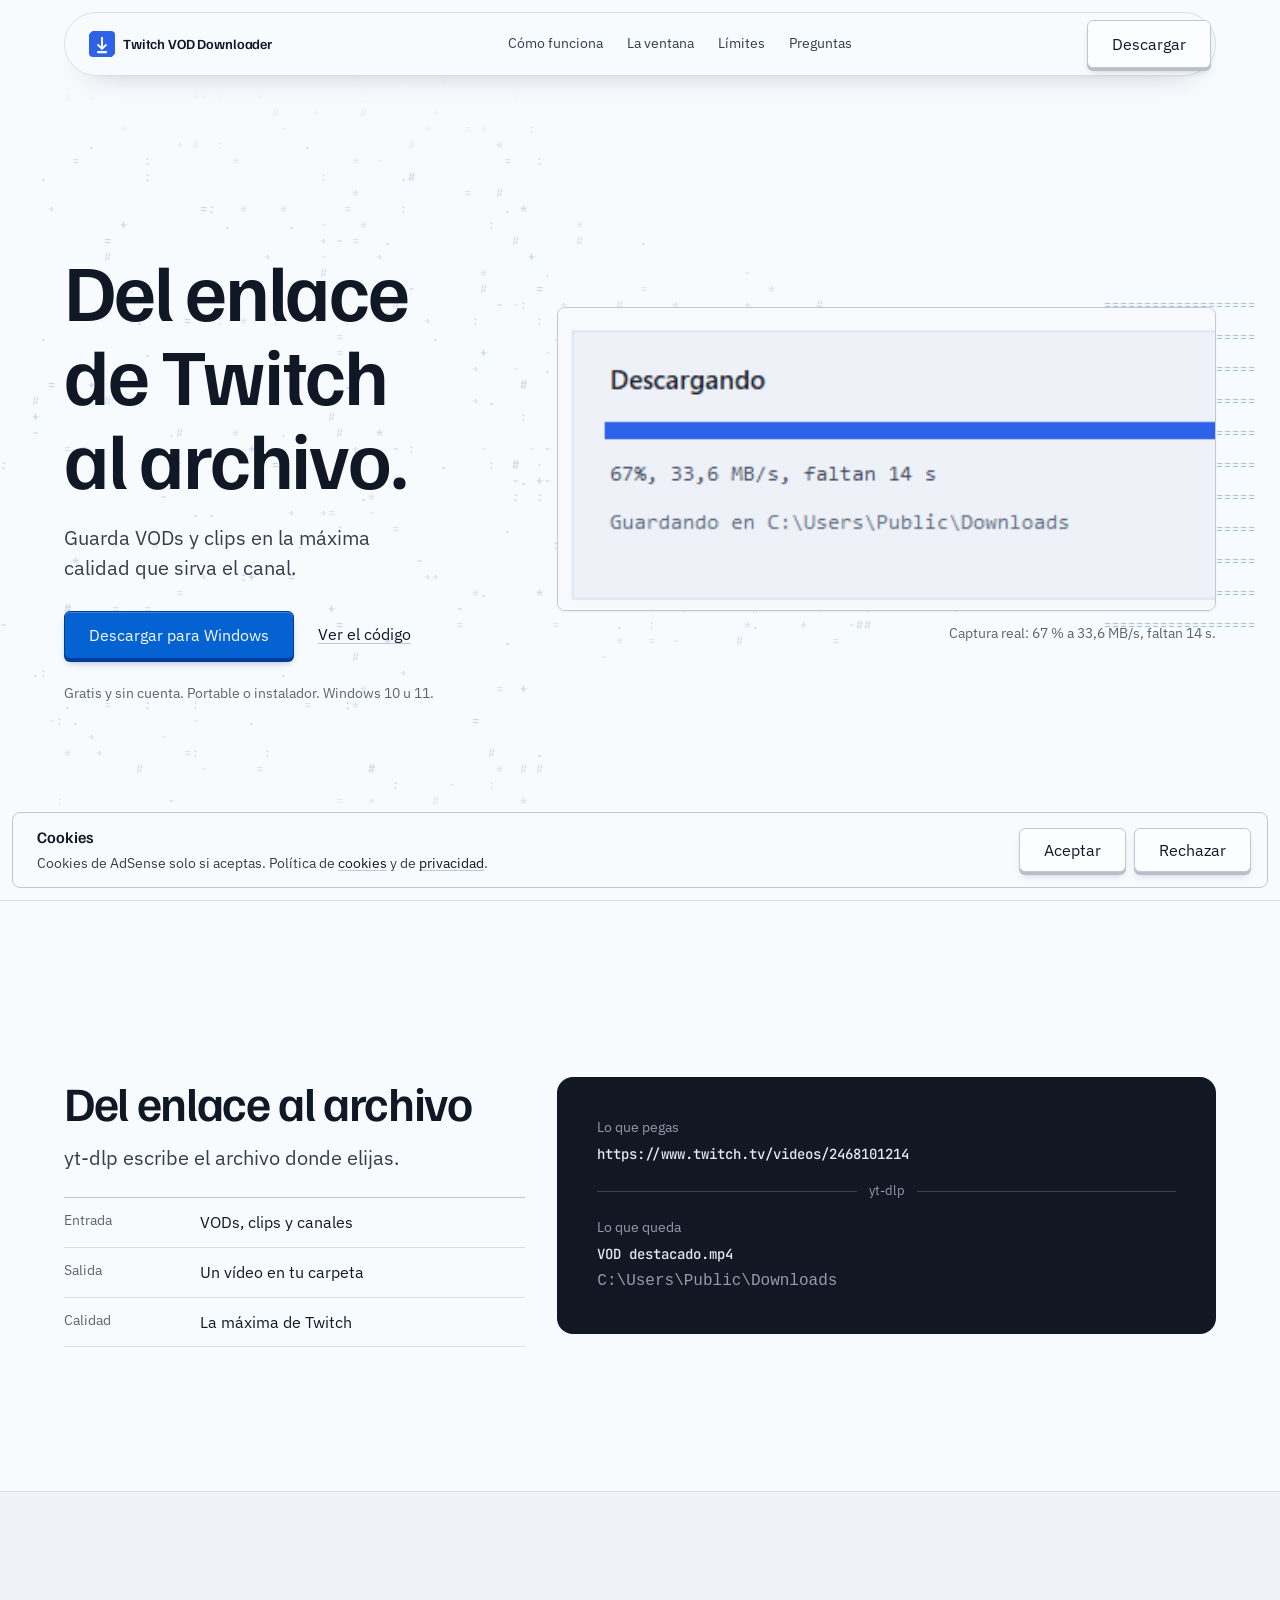
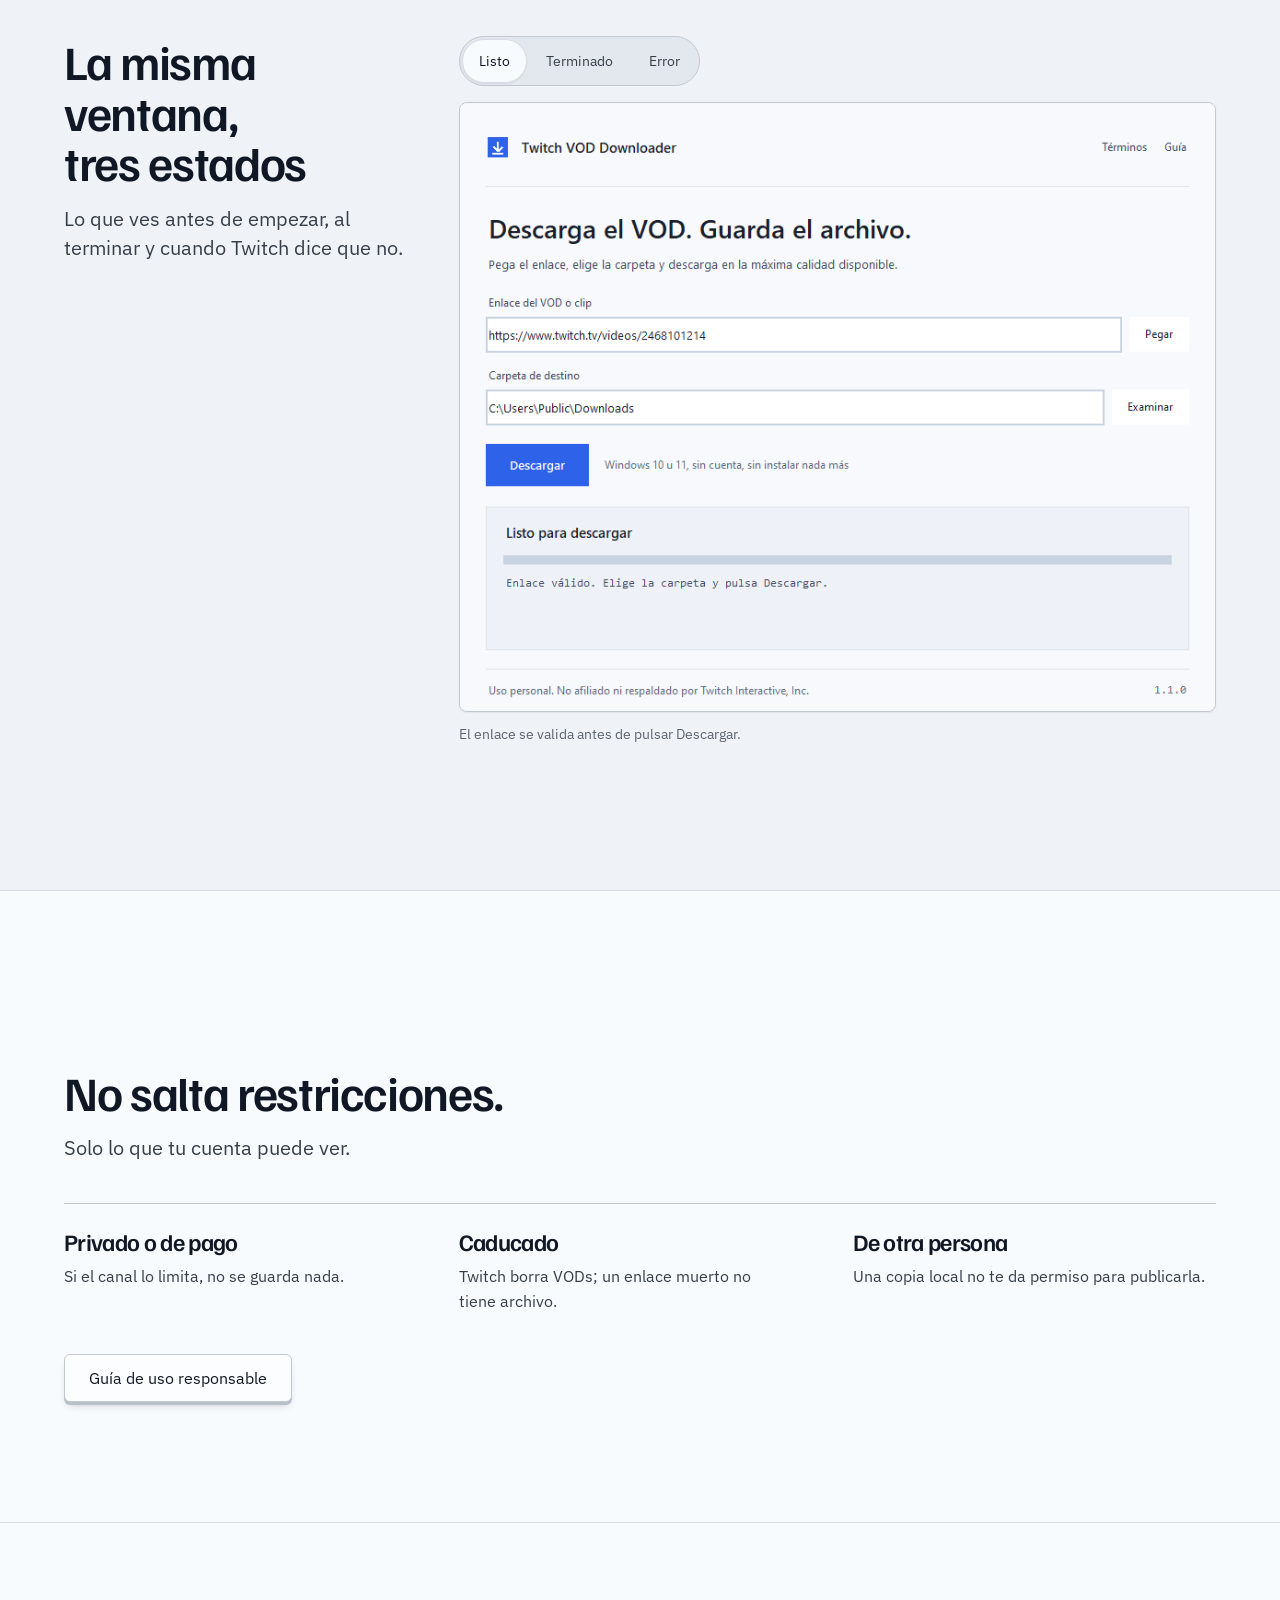
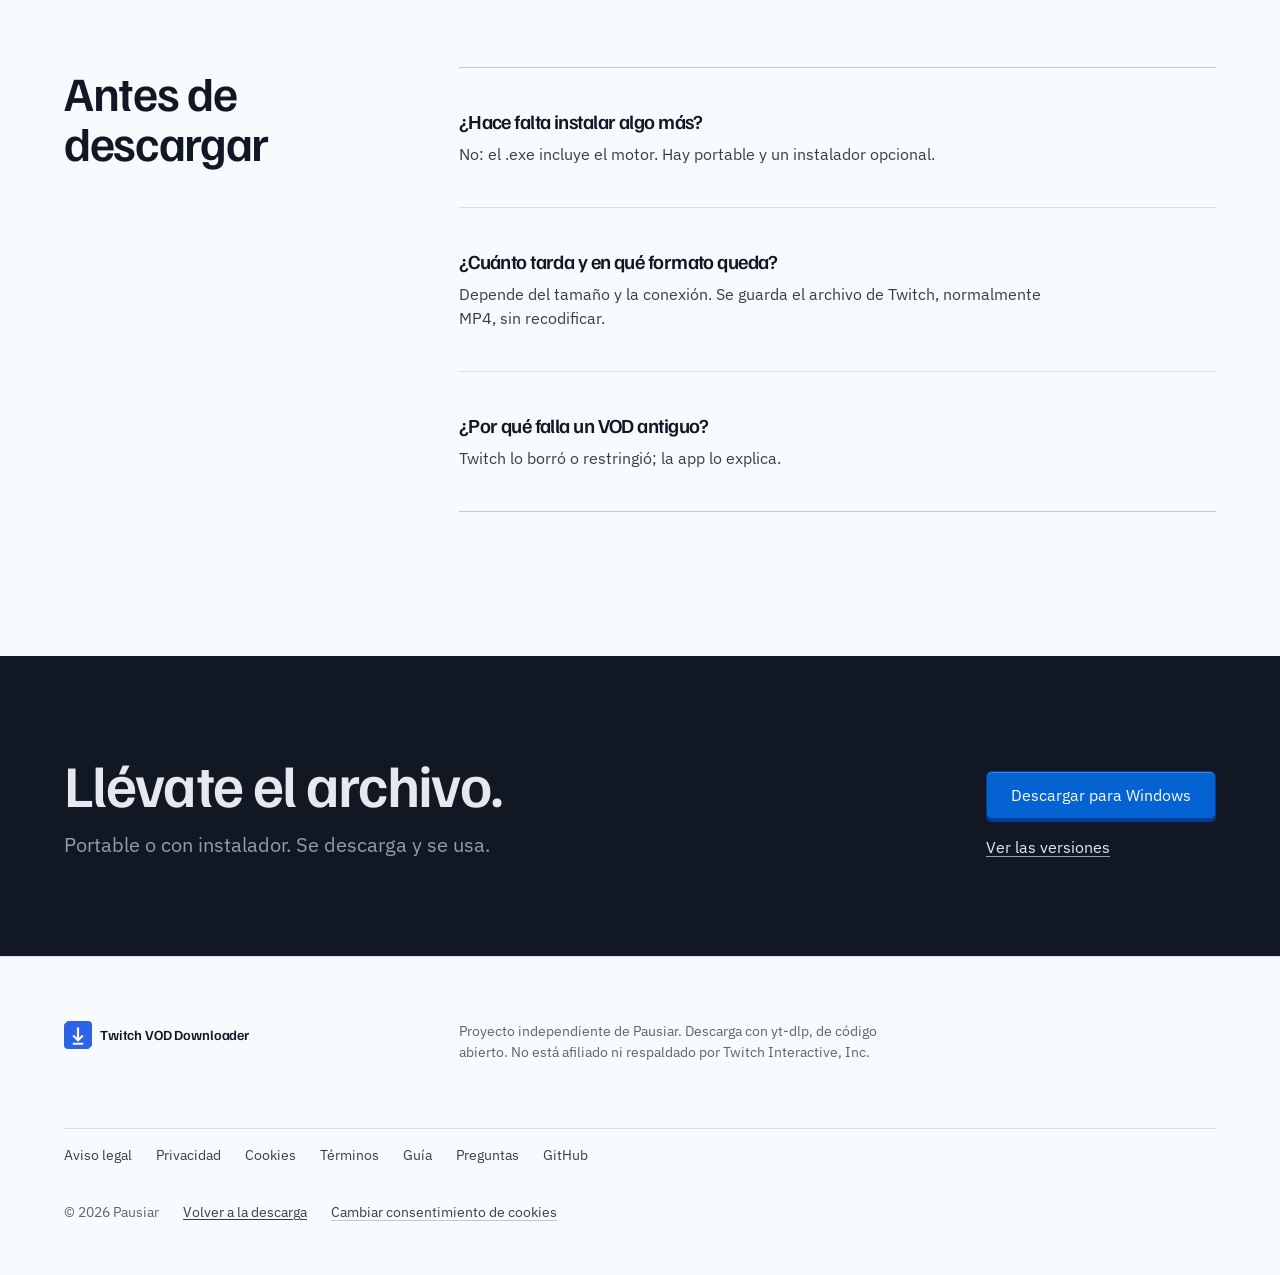
<file: index.html>
<!doctype html>
<html lang="es">
  <head>
    <meta charset="utf-8" />
    <meta name="viewport" content="width=device-width, initial-scale=1" />
    <title>Twitch VOD Downloader: descarga VODs y clips en Windows</title>
    <meta
      name="description"
      content="App gratuita y de código abierto para guardar VODs y clips de Twitch en Windows. Pega el enlace, elige la carpeta y descarga el archivo."
    />
    <meta name="robots" content="index, follow, max-image-preview:large" />
    <meta name="google-site-verification" content="sPV9_tEW7qp17JRYdC61P2SUI9NA5Wd7lON10YflvRY" />
    <meta name="google-site-verification" content="lMgmviyzAEtdI4kk1GYr1Bmbf03BI3K5N0eMR3a0JBQ" />
    <meta property="og:type" content="website" />
    <meta property="og:locale" content="es_ES" />
    <meta property="og:title" content="Twitch VOD Downloader" />
    <meta
      property="og:description"
      content="Guarda VODs y clips de Twitch en Windows desde el enlace, en la máxima calidad que sirva el canal."
    />
    <meta property="og:image" content="https://pausiar.github.io/TwitchDowloader/assets/og-card.png" />
    <meta property="og:image:width" content="1200" />
    <meta property="og:image:height" content="630" />
    <meta property="og:image:alt" content="Twitch VOD Downloader: descarga el VOD antes de que caduque" />
    <meta property="og:url" content="https://pausiar.github.io/TwitchDowloader/" />
    <meta property="og:site_name" content="Twitch VOD Downloader" />
    <meta name="twitter:card" content="summary_large_image" />
    <meta name="twitter:title" content="Twitch VOD Downloader" />
    <meta
      name="twitter:description"
      content="Guarda VODs y clips de Twitch en Windows desde el enlace."
    />
    <meta name="twitter:image" content="https://pausiar.github.io/TwitchDowloader/assets/og-card.png" />
    <link rel="canonical" href="https://pausiar.github.io/TwitchDowloader/" />
    <link rel="icon" type="image/svg+xml" href="assets/logo.svg" />
    <link rel="apple-touch-icon" href="assets/apple-touch-icon.png" />
    <link rel="stylesheet" href="styles.css" />
    <script type="application/ld+json">
      {
        "@context": "https://schema.org",
        "@type": "SoftwareApplication",
        "name": "Twitch VOD Downloader",
        "softwareVersion": "1.1.0",
        "inLanguage": ["es"],
        "applicationCategory": "MultimediaApplication",
        "operatingSystem": "Windows 10, Windows 11",
        "offers": {
          "@type": "Offer",
          "price": "0",
          "priceCurrency": "EUR"
        },
        "downloadUrl": "https://github.com/Pausiar/TwitchDowloader/releases/latest",
        "url": "https://pausiar.github.io/TwitchDowloader/",
        "description": "Aplicación gratuita para descargar VODs y clips de Twitch en Windows. Pega el enlace, elige la carpeta y guarda el archivo en la máxima calidad que sirva el canal.",
        "featureList": [
          "Descarga VODs, clips y canales de Twitch por URL",
          "Progreso con porcentaje, velocidad y tiempo restante",
          "Carpeta de destino a elección",
          "Sin cuenta; portable o instalador opcional",
          "Código abierto"
        ],
        "publisher": {
          "@type": "Organization",
          "name": "Pausiar",
          "url": "https://github.com/Pausiar"
        }
      }
    </script>
    <script type="application/ld+json">
      {
        "@context": "https://schema.org",
        "@type": "Organization",
        "name": "Pausiar",
        "url": "https://pausiar.github.io/TwitchDowloader/",
        "description": "Desarrollador independiente de herramientas de código abierto para creadores de contenido.",
        "sameAs": ["https://github.com/Pausiar"]
      }
    </script>
  </head>
  <body>
    <a class="skip" href="#main">Ir al contenido</a>

    <header class="site-head">
      <div class="container">
        <div class="nav-pill">
          <a class="brand" href="./" aria-label="Twitch VOD Downloader, inicio">
            <img src="assets/logo.svg" alt="" width="26" height="26" />
            <span>Twitch VOD Downloader</span>
          </a>
          <nav class="nav-links" aria-label="Secciones de la página">
            <a href="#como-usar">Cómo funciona</a>
            <a href="#vista-app">La ventana</a>
            <a href="#guia">Límites</a>
            <a href="#faq">Preguntas</a>
          </nav>
          <div class="nav-actions">
            <a class="key" href="https://github.com/Pausiar/TwitchDowloader/releases/latest"
              >Descargar</a
            >
            <details class="nav-menu">
              <summary>Menú</summary>
              <nav aria-label="Secciones de la página">
                <a href="#como-usar">Cómo funciona</a>
                <a href="#vista-app">La ventana</a>
                <a href="#guia">Límites</a>
                <a href="#faq">Preguntas</a>
                <a href="faq.html">Preguntas frecuentes</a>
              </nav>
            </details>
          </div>
        </div>
      </div>
    </header>

    <main id="main">
      <section class="hero" aria-labelledby="hero-title">
        <canvas class="field" aria-hidden="true"></canvas>
        <div class="container hero__grid">
          <div class="hero__copy">
            <h1 id="hero-title">Del enlace de Twitch al archivo.</h1>
            <p class="lead">
              Guarda VODs y clips en la máxima calidad que sirva el canal.
            </p>
            <div class="hero__actions">
              <a
                id="descarga"
                class="key key--primary"
                href="https://github.com/Pausiar/TwitchDowloader/releases/latest"
                >Descargar para Windows</a
              >
              <a class="link-quiet" href="https://github.com/Pausiar/TwitchDowloader">Ver el código</a>
            </div>
            <p class="hero__note">Gratis y sin cuenta. Portable o instalador. Windows 10 u 11.</p>
          </div>
          <div class="hero__proof">
            <figure
              class="shot shot--hero"
              data-slot="hero-app"
              data-kind="product"
              data-alt="La app con una descarga en curso: porcentaje, velocidad y carpeta de destino"
            >
              <picture>
                <source
                  media="(max-width: 30rem)"
                  srcset="assets/screens/app-hero-downloading-mobile.png"
                  width="380"
                  height="175"
                />
                <img
                  src="assets/screens/app-hero-downloading.png"
                  width="780"
                  height="512"
                  alt="La ventana de la app durante una descarga al 67 %: 33,6 MB/s, faltan 14 s, guardando en C:\Users\Public\Downloads."
                  fetchpriority="high"
                  decoding="async"
                />
              </picture>
            </figure>
            <p class="caption">Captura real: 67 % a 33,6 MB/s, faltan 14 s.</p>
          </div>
        </div>
      </section>

      <section class="section section--split" id="como-usar" aria-labelledby="map-title">
        <div class="container grid12">
          <div class="copy-col">
            <h2 id="map-title">Del enlace al archivo</h2>
            <p class="lead">
              yt-dlp escribe el archivo donde elijas.
            </p>
            <dl class="facts">
              <div>
                <dt>Entrada</dt>
                <dd>VODs, clips y canales</dd>
              </div>
              <div>
                <dt>Salida</dt>
                <dd>Un vídeo en tu carpeta</dd>
              </div>
              <div>
                <dt>Calidad</dt>
                <dd>La máxima de Twitch</dd>
              </div>
            </dl>
          </div>
          <div class="map" role="group" aria-label="Ejemplo de una URL de Twitch convertida en un archivo MP4">
            <div class="map__pane">
              <span class="map__label">Lo que pegas</span>
              <code class="map__code">https://www.twitch.tv/videos/2468101214</code>
            </div>
            <div class="map__seam"><span>yt-dlp</span></div>
            <div class="map__pane">
              <span class="map__label">Lo que queda</span>
              <code class="map__code">VOD destacado.mp4</code>
              <code class="map__path">C:\Users\Public\Downloads</code>
            </div>
          </div>
        </div>
      </section>

      <section class="section section--states" id="vista-app" aria-labelledby="states-title">
        <div class="container grid12">
          <div class="copy-col">
            <h2 id="states-title">La misma ventana, tres estados</h2>
            <p class="lead">Lo que ves antes de empezar, al terminar y cuando Twitch dice que no.</p>
          </div>
          <div class="switch" data-tabs>
            <div class="tabs" role="tablist" aria-label="Estados de la app">
              <button
                type="button"
                role="tab"
                id="tab-listo"
                aria-selected="true"
                aria-controls="panel-listo"
              >
                Listo
              </button>
              <button
                type="button"
                role="tab"
                id="tab-terminado"
                aria-selected="false"
                aria-controls="panel-terminado"
                tabindex="-1"
              >
                Terminado
              </button>
              <button
                type="button"
                role="tab"
                id="tab-error"
                aria-selected="false"
                aria-controls="panel-error"
                tabindex="-1"
              >
                Error
              </button>
            </div>
            <div id="panel-listo" role="tabpanel" aria-labelledby="tab-listo" tabindex="0">
              <figure
                class="shot"
                data-slot="app-listo"
                data-kind="product"
                data-alt="La app lista, con un enlace válido y la carpeta elegida"
              >
                <img
                  src="assets/screens/app-idle.png"
                  width="820"
                  height="660"
                  alt="Estado listo: enlace válido, carpeta C:\Users\Public\Downloads y el botón Descargar."
                  loading="lazy"
                  decoding="async"
                />
              </figure>
              <p class="caption">El enlace se valida antes de pulsar Descargar.</p>
            </div>
            <div id="panel-terminado" role="tabpanel" aria-labelledby="tab-terminado" tabindex="0">
              <figure
                class="shot"
                data-slot="app-terminado"
                data-kind="product"
                data-alt="La app con una descarga completada y el botón Abrir carpeta"
              >
                <img
                  src="assets/screens/app-done.png"
                  width="820"
                  height="660"
                  alt="Estado terminado: descarga completada, archivo listo y botón Abrir carpeta."
                  loading="lazy"
                  decoding="async"
                />
              </figure>
              <p class="caption">Al terminar, el archivo queda en la carpeta elegida.</p>
            </div>
            <div id="panel-error" role="tabpanel" aria-labelledby="tab-error" tabindex="0">
              <figure
                class="shot"
                data-slot="app-error"
                data-kind="product"
                data-alt="La app mostrando el error VOD no disponible"
              >
                <img
                  src="assets/screens/app-error.png"
                  width="820"
                  height="660"
                  alt="Estado de error: VOD no disponible, con la indicación de revisar el enlace."
                  loading="lazy"
                  decoding="async"
                />
              </figure>
              <p class="caption">Un VOD restringido se explica sin cerrar la ventana.</p>
            </div>
          </div>
        </div>
      </section>

      <section class="section section--limits" id="guia" aria-labelledby="limits-title">
        <div class="container">
          <div class="limits__head">
            <h2 id="limits-title">No salta restricciones.</h2>
            <p class="lead">Solo lo que tu cuenta puede ver.</p>
          </div>
          <div class="limits__items">
            <div>
              <h3>Privado o de pago</h3>
              <p>Si el canal lo limita, no se guarda nada.</p>
            </div>
            <div>
              <h3>Caducado</h3>
              <p>Twitch borra VODs; un enlace muerto no tiene archivo.</p>
            </div>
            <div>
              <h3>De otra persona</h3>
              <p>Una copia local no te da permiso para publicarla.</p>
            </div>
          </div>
          <p class="limits__link">
            <a class="key" href="guia-descarga-responsable.html">Guía de uso responsable</a>
          </p>
        </div>
      </section>

      <section class="section section--faq" id="faq" aria-labelledby="faq-title">
        <div class="container grid12">
          <div class="faq__head">
            <h2 id="faq-title">Antes de descargar</h2>
          </div>
          <div class="faq__rows">
            <article>
              <h3>¿Hace falta instalar algo más?</h3>
              <p>No: el .exe incluye el motor. Hay portable y un instalador opcional.</p>
            </article>
            <article>
              <h3>¿Cuánto tarda y en qué formato queda?</h3>
              <p>Depende del tamaño y la conexión. Se guarda el archivo de Twitch, normalmente MP4, sin recodificar.</p>
            </article>
            <article>
              <h3>¿Por qué falla un VOD antiguo?</h3>
              <p>Twitch lo borró o restringió; la app lo explica.</p>
            </article>
          </div>
        </div>
      </section>

      <section class="band" aria-labelledby="close-title">
        <div class="container band__grid">
          <div>
            <h2 id="close-title">Llévate el archivo.</h2>
            <p class="lead">Portable o con instalador. Se descarga y se usa.</p>
          </div>
          <div class="band__actions">
            <a class="key key--primary" href="https://github.com/Pausiar/TwitchDowloader/releases/latest"
              >Descargar para Windows</a
            >
            <a class="link-quiet" href="https://github.com/Pausiar/TwitchDowloader/releases">Ver las versiones</a>
          </div>
        </div>
      </section>
    </main>

    <footer class="site-foot">
      <div class="container">
        <div class="foot__top">
          <a class="brand brand--foot" href="./" aria-label="Twitch VOD Downloader, inicio">
            <img src="assets/logo.svg" alt="" width="28" height="28" />
            <span>Twitch VOD Downloader</span>
          </a>
          <p class="foot__line">
            Proyecto independiente de Pausiar. Descarga con yt-dlp, de código abierto. No está
            afiliado ni respaldado por Twitch Interactive, Inc.
          </p>
        </div>
        <nav class="foot__links" aria-label="Legal y ayuda">
          <a href="aviso-legal.html">Aviso legal</a>
          <a href="politica-privacidad.html">Privacidad</a>
          <a href="politica-cookies.html">Cookies</a>
          <a href="terminos.html">Términos</a>
          <a href="guia-descarga-responsable.html">Guía</a>
          <a href="faq.html">Preguntas</a>
          <a href="https://github.com/Pausiar/TwitchDowloader">GitHub</a>
        </nav>
        <div class="foot__base">
          <p>© 2026 Pausiar</p>
          <a href="#descarga">Volver a la descarga</a>
          <button class="foot__prefs" type="button" data-cookie-preferences>
            Cambiar consentimiento de cookies
          </button>
        </div>
      </div>
    </footer>

    <aside class="consent" id="cookie-banner" hidden aria-labelledby="consent-title">
      <p class="consent__title" id="consent-title">Cookies</p>
      <p class="consent__copy">
        Cookies de AdSense solo si aceptas. Política de <a href="politica-cookies.html">cookies</a>
        y de <a href="politica-privacidad.html">privacidad</a>.
      </p>
      <div class="consent__actions">
        <button class="key" id="cookie-accept" type="button">Aceptar</button>
        <button class="key" id="cookie-reject" type="button">Rechazar</button>
      </div>
    </aside>

    <script src="cookie-consent.js" defer></script>
    <script>
      (function () {
        var tabs = document.querySelector("[data-tabs]");
        if (tabs) {
          var buttons = Array.prototype.slice.call(tabs.querySelectorAll('[role="tab"]'));
          var panels = buttons.map(function (b) {
            return document.getElementById(b.getAttribute("aria-controls"));
          });
          function select(index, focus) {
            buttons.forEach(function (b, i) {
              var on = i === index;
              b.setAttribute("aria-selected", on ? "true" : "false");
              b.tabIndex = on ? 0 : -1;
              panels[i].hidden = !on;
            });
            if (focus) buttons[index].focus();
          }
          buttons.forEach(function (b, i) {
            b.addEventListener("click", function () {
              select(i, false);
            });
            b.addEventListener("keydown", function (e) {
              var next = e.key === "ArrowRight" ? i + 1 : e.key === "ArrowLeft" ? i - 1 : null;
              if (next === null) return;
              e.preventDefault();
              select((next + buttons.length) % buttons.length, true);
            });
          });
          select(0, false);
        }

        var field = document.querySelector(".field");
        if (field && field.getContext) {
          var ctx = field.getContext("2d");
          var styles = getComputedStyle(document.documentElement);
          var ink1 = styles.getPropertyValue("--color-glyph-2").trim();
          var ink2 = styles.getPropertyValue("--color-glyph-3").trim();
          var ink3 = styles.getPropertyValue("--color-glyph-4").trim();
          var mono = styles.getPropertyValue("--font-outlier").trim();
          var seed = 1789;
          var random = function () {
            seed = (seed * 1664525 + 1013904223) >>> 0;
            return seed / 4294967296;
          };
          var draw = function () {
            var box = field.getBoundingClientRect();
            var dpr = Math.min(window.devicePixelRatio || 1, 2);
            field.width = Math.round(box.width * dpr);
            field.height = Math.round(box.height * dpr);
            ctx.setTransform(dpr, 0, 0, dpr, 0, 0);
            ctx.clearRect(0, 0, box.width, box.height);
            if (box.width < 960) return;
            var cw = 8;
            var ch = 16;
            var cols = Math.floor(box.width / cw);
            var rows = Math.floor(box.height / ch);
            var ramp = ".:-=+*#";
            var center = Math.round(rows * 0.47);
            var smooth = function (v) { return v * v * (3 - 2 * v); };
            ctx.font = "500 12px " + mono;
            ctx.textBaseline = "top";
            seed = 1789;
            for (var x = 0; x < cols; x++) {
              var t = x / cols;
              if (t < 0.42) {
                var raw = 0.05 + 0.05 * (t / 0.42);
                for (var y = 0; y < rows; y++) {
                  if (random() > raw) continue;
                  ctx.fillStyle = random() > 0.6 ? ink2 : ink1;
                  ctx.globalAlpha = 0.5;
                  ctx.fillText(ramp.charAt(Math.floor(random() * ramp.length)), x * cw, y * ch);
                }
                continue;
              }
              if (t < 0.86) {
                var k = smooth((t - 0.42) / 0.44);
                var half = rows * (0.30 - 0.14 * k);
                var pool = k < 0.35 ? ramp : k < 0.7 ? ramp.slice(2) : "=+";
                for (var sy = Math.ceil(center - half); sy <= center + half; sy++) {
                  var edge = Math.abs(sy - center) / half;
                  if (random() > (0.14 + 0.22 * k) * (1 - edge * 0.7)) continue;
                  ctx.fillStyle = edge < 0.4 ? ink2 : ink1;
                  ctx.globalAlpha = 0.45 + 0.25 * k;
                  ctx.fillText(pool.charAt(Math.floor(random() * pool.length)), x * cw, sy * ch);
                }
                continue;
              }
              if (t > 0.98) continue;
              var top = Math.ceil(center - rows * 0.2);
              var bottom = Math.ceil(center + rows * 0.2);
              for (var ry = top; ry <= bottom; ry += 2) {
                ctx.fillStyle = ink3;
                ctx.globalAlpha = 0.55;
                ctx.fillText("=", x * cw, ry * ch);
              }
            }
            ctx.globalAlpha = 0.3;
            ctx.fillStyle = ink2;
            for (var dx = Math.floor(cols * 0.42); dx < Math.floor(cols * 0.86); dx += 4) {
              ctx.fillText("·", dx * cw, center * ch);
            }
            ctx.globalAlpha = 1;
          };
          draw();
          var pending = false;
          new ResizeObserver(function () {
            if (pending) return;
            pending = true;
            requestAnimationFrame(function () {
              pending = false;
              draw();
            });
          }).observe(field);
        }

        window.hallmarkSlots = function (m) {
          for (var k in m) {
            var slot = document.querySelector('[data-slot="' + k + '"]');
            if (!slot) continue;
            var im = new Image();
            im.src = typeof m[k] === "string" ? m[k] : m[k].src;
            im.alt = (typeof m[k] === "object" && m[k].alt) || slot.dataset.alt || "";
            slot.querySelectorAll(":scope > img, :scope > picture").forEach(function (o) {
              o.remove();
            });
            slot.prepend(im);
          }
        };
        document.querySelectorAll("[data-slot] img").forEach(function (i) {
          if (i.complete && !i.naturalWidth) i.remove();
          else
            i.addEventListener(
              "error",
              function () {
                i.remove();
              },
              { once: true }
            );
        });
      })();
    </script>
  </body>
</html>
</file>
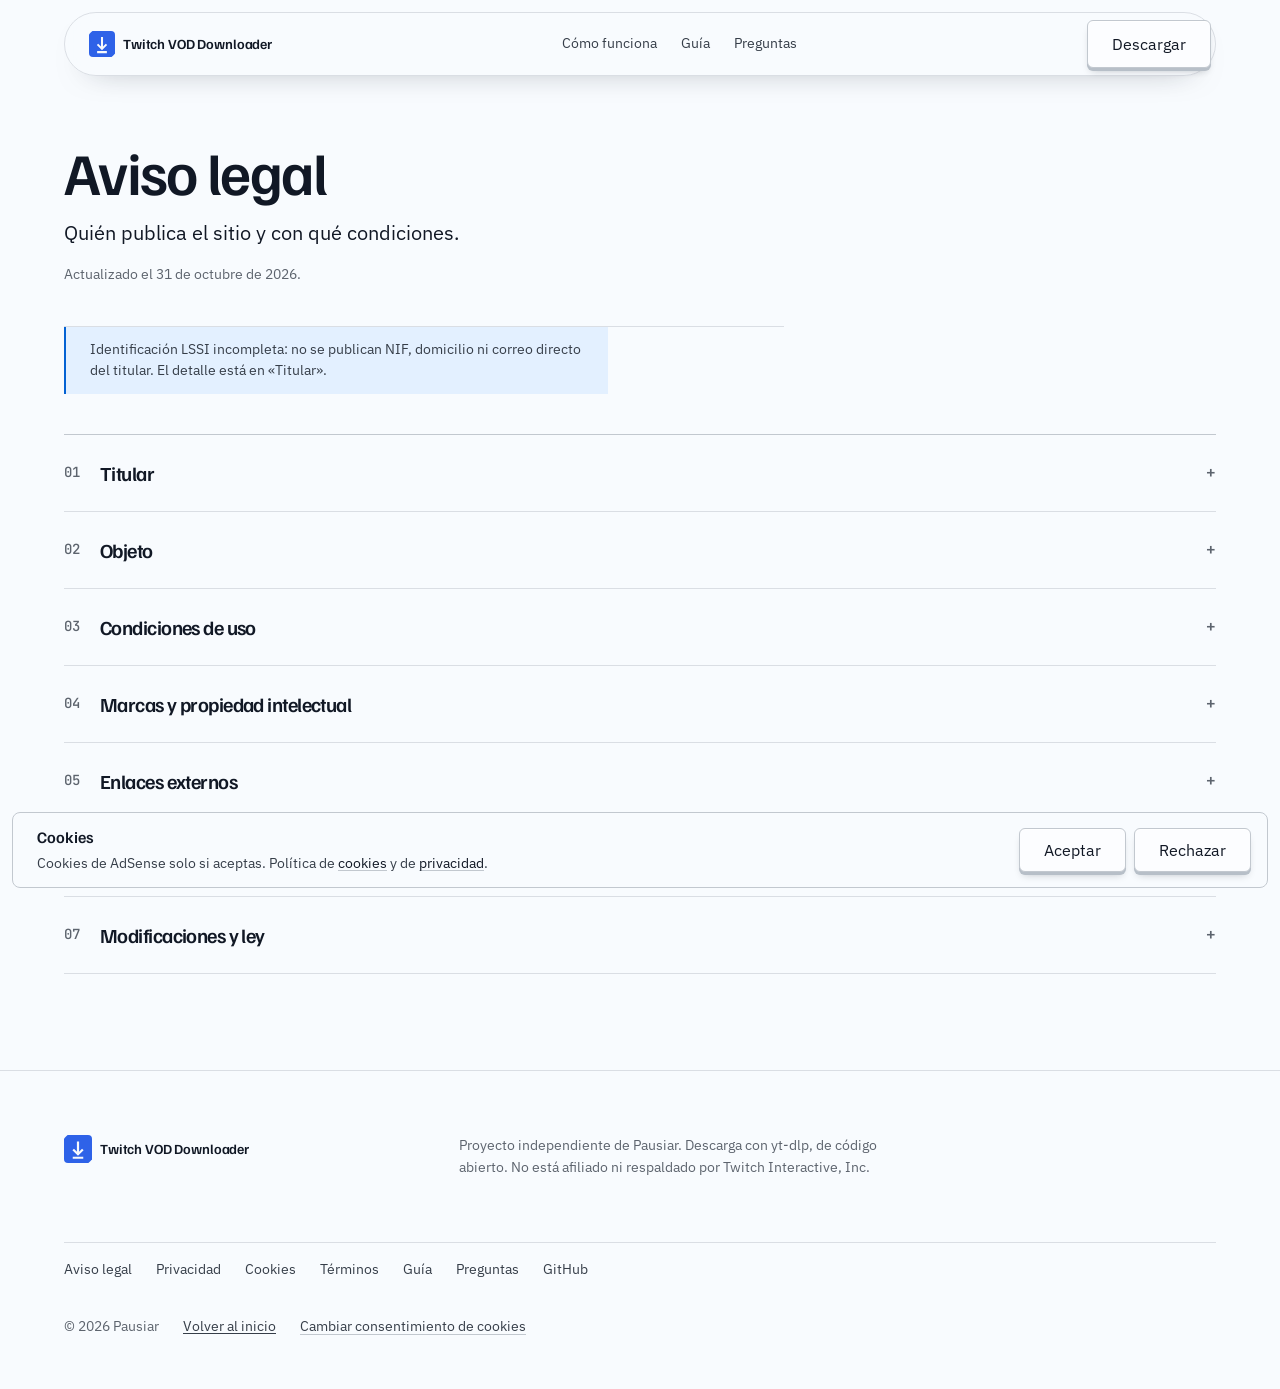
<file: aviso-legal.html>
<!doctype html>
<html lang="es">
  <head>
    <meta charset="utf-8" />
    <meta name="viewport" content="width=device-width, initial-scale=1" />
    <title>Aviso legal | Twitch VOD Downloader</title>
    <meta
      name="description"
      content="Aviso legal del sitio de Twitch VOD Downloader: titularidad, condiciones de uso, marcas, enlaces externos y responsabilidad."
    />
    <meta name="robots" content="index, follow" />
    <link rel="canonical" href="https://pausiar.github.io/TwitchDowloader/aviso-legal.html" />
    <link rel="icon" type="image/svg+xml" href="assets/logo.svg" />
    <link rel="apple-touch-icon" href="assets/apple-touch-icon.png" />
    <link rel="stylesheet" href="styles.css" />
  </head>
  <body>
    <a class="skip" href="#main">Ir al contenido</a>

    <header class="site-head">
      <div class="container">
        <div class="nav-pill">
          <a class="brand" href="./" aria-label="Twitch VOD Downloader, inicio">
            <img src="assets/logo.svg" alt="" width="26" height="26" />
            <span>Twitch VOD Downloader</span>
          </a>
          <nav class="nav-links" aria-label="Documentación">
            <a href="index.html#como-usar">Cómo funciona</a>
            <a href="guia-descarga-responsable.html">Guía</a>
            <a href="faq.html">Preguntas</a>
          </nav>
          <div class="nav-actions">
            <a class="key" href="https://github.com/Pausiar/TwitchDowloader/releases/latest"
              >Descargar</a
            >
          </div>
        </div>
      </div>
    </header>

    <main class="doc" id="main">
      <div class="container">
        <div class="doc__head">
          <h1>Aviso legal</h1>
          <p class="lead">Quién publica el sitio y con qué condiciones.</p>
          <p class="doc__meta">Actualizado el 31 de octubre de 2026.</p>
        </div>

        <p class="doc__notice" role="note">
          Identificación LSSI incompleta: no se publican NIF, domicilio ni correo directo del
          titular. El detalle está en «Titular».
        </p>

        <div class="folds">
          <details class="fold">
            <summary><span class="fold__no" aria-hidden="true">01</span><h2>Titular</h2></summary>
            <div class="fold__body">
              <p>
                Este sitio es la página informativa del proyecto Twitch VOD Downloader, mantenido
                por Pausiar y enlazado públicamente desde su
                <a href="https://github.com/Pausiar/TwitchDowloader">repositorio de GitHub</a>.
              </p>
              <p>
                El canal de contacto disponible es el sistema de incidencias de ese repositorio. No
                se publican nombre completo, NIF, domicilio, teléfono ni correo electrónico directo.
                Por tanto, la información del artículo 10 de la LSSI queda cubierta solo en parte.
                Es una limitación conocida del proyecto: si el titular habilita esos datos, se
                incorporarán aquí.
              </p>
            </div>
          </details>

          <details class="fold">
            <summary><span class="fold__no" aria-hidden="true">02</span><h2>Objeto</h2></summary>
            <div class="fold__body">
              <p>
                La web ofrece información sobre la aplicación, enlaces a sus versiones publicadas en
                GitHub y documentación de ayuda. El contenido es informativo y puede actualizarse sin
                previo aviso. No hay venta de productos ni servicios de pago en este sitio.
              </p>
            </div>
          </details>

          <details class="fold">
            <summary><span class="fold__no" aria-hidden="true">03</span><h2>Condiciones de uso</h2></summary>
            <div class="fold__body">
              <p>
                El usuario se compromete a utilizar el sitio y la aplicación de forma lícita,
                respetando la normativa aplicable, los derechos de autor y los términos de servicio
                de Twitch y de cualquier plataforma relacionada. El detalle está en los
                <a href="terminos.html">términos de uso</a>.
              </p>
            </div>
          </details>

          <details class="fold">
            <summary><span class="fold__no" aria-hidden="true">04</span><h2>Marcas y propiedad intelectual</h2></summary>
            <div class="fold__body">
              <p>
                Los textos, el diseño y los elementos propios del proyecto pertenecen a sus
                respectivos titulares. Las marcas de terceros, como Twitch, Amazon o GitHub, se
                mencionan solo con fines descriptivos y pertenecen a sus propietarios.
              </p>
              <p>
                Twitch VOD Downloader no está afiliado ni respaldado por Twitch Interactive, Inc. El
                nombre de la aplicación describe su función y no imita la identidad visual de Twitch.
              </p>
            </div>
          </details>

          <details class="fold">
            <summary><span class="fold__no" aria-hidden="true">05</span><h2>Enlaces externos</h2></summary>
            <div class="fold__body">
              <p>
                La web incluye enlaces a sitios de terceros, como GitHub o servicios de Google. El
                titular no controla sus contenidos ni sus políticas; cada usuario debe revisarlas por
                separado.
              </p>
            </div>
          </details>

          <details class="fold">
            <summary><span class="fold__no" aria-hidden="true">06</span><h2>Responsabilidad</h2></summary>
            <div class="fold__body">
              <p>
                No se garantiza la disponibilidad permanente del sitio ni la ausencia de errores. El
                software se ofrece «tal cual» y las descargas dependen de la disponibilidad de
                Twitch. El uso de la información y de la aplicación se realiza bajo la
                responsabilidad del usuario.
              </p>
              <p>
                Nada en este aviso excluye la responsabilidad que la ley impone de forma
                imperativa, incluidos los derechos de los consumidores.
              </p>
            </div>
          </details>

          <details class="fold">
            <summary><span class="fold__no" aria-hidden="true">07</span><h2>Modificaciones y ley</h2></summary>
            <div class="fold__body">
              <p>
                Este aviso puede cambiar cuando cambie el sitio o la normativa. Se aplica la
                legislación española, sin perjuicio de los derechos que correspondan al usuario como
                consumidor en su domicilio.
              </p>
              <p>
                Consulta también la <a href="politica-privacidad.html">privacidad</a> y la
                <a href="politica-cookies.html">política de cookies</a>.
              </p>
            </div>
          </details>
        </div>
      </div>
    </main>

    <footer class="site-foot">
      <div class="container">
        <div class="foot__top">
          <a class="brand brand--foot" href="./" aria-label="Twitch VOD Downloader, inicio">
            <img src="assets/logo.svg" alt="" width="28" height="28" />
            <span>Twitch VOD Downloader</span>
          </a>
          <p class="foot__line">
            Proyecto independiente de Pausiar. Descarga con yt-dlp, de código abierto. No está
            afiliado ni respaldado por Twitch Interactive, Inc.
          </p>
        </div>
        <nav class="foot__links" aria-label="Legal y ayuda">
          <a href="aviso-legal.html">Aviso legal</a>
          <a href="politica-privacidad.html">Privacidad</a>
          <a href="politica-cookies.html">Cookies</a>
          <a href="terminos.html">Términos</a>
          <a href="guia-descarga-responsable.html">Guía</a>
          <a href="faq.html">Preguntas</a>
          <a href="https://github.com/Pausiar/TwitchDowloader">GitHub</a>
        </nav>
        <div class="foot__base">
          <p>© 2026 Pausiar</p>
          <a href="index.html">Volver al inicio</a>
          <button class="foot__prefs" type="button" data-cookie-preferences>
            Cambiar consentimiento de cookies
          </button>
        </div>
      </div>
    </footer>

    <aside class="consent" id="cookie-banner" hidden aria-labelledby="consent-title">
      <p class="consent__title" id="consent-title">Cookies</p>
      <p class="consent__copy">
        Cookies de AdSense solo si aceptas. Política de <a href="politica-cookies.html">cookies</a>
        y de <a href="politica-privacidad.html">privacidad</a>.
      </p>
      <div class="consent__actions">
        <button class="key" id="cookie-accept" type="button">Aceptar</button>
        <button class="key" id="cookie-reject" type="button">Rechazar</button>
      </div>
    </aside>

    <script src="cookie-consent.js" defer></script>
  </body>
</html>
</file>
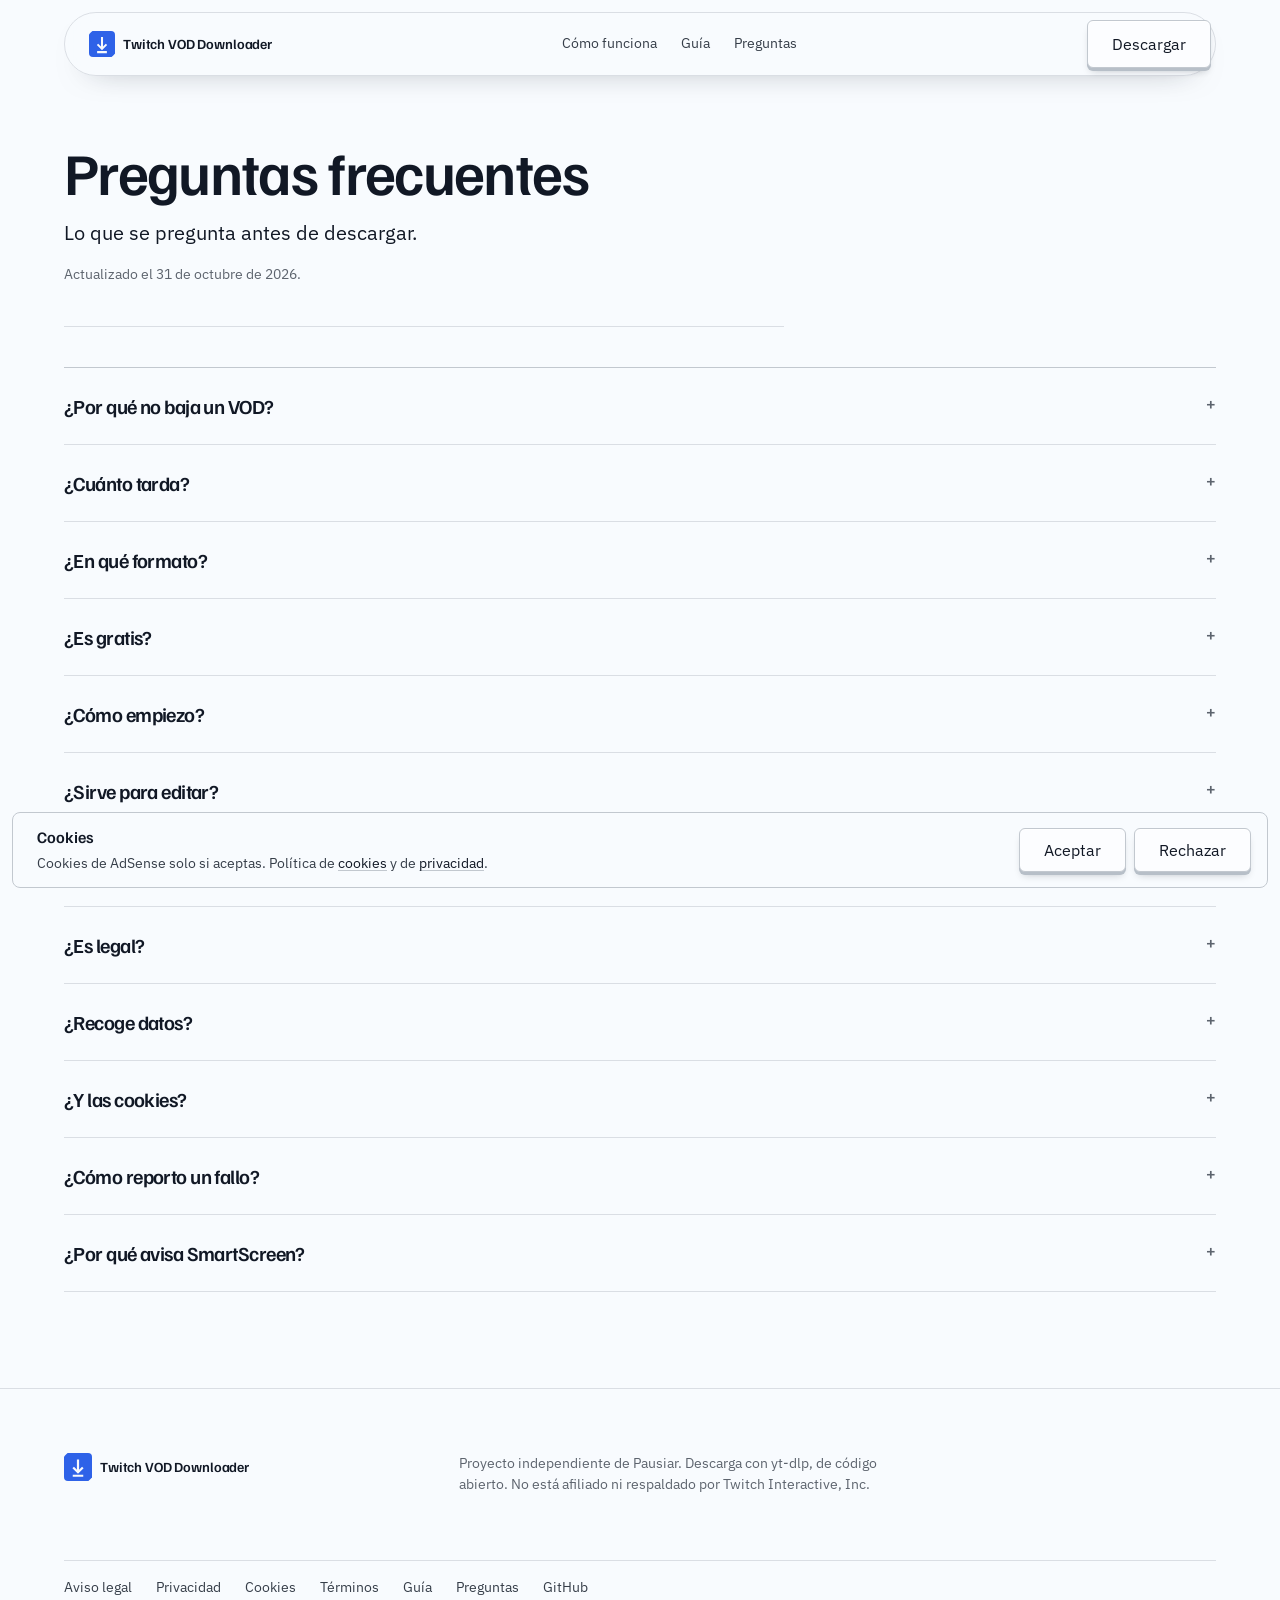
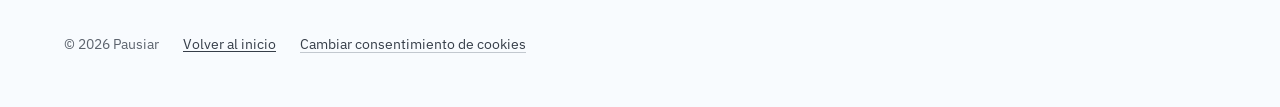
<file: faq.html>
<!doctype html>
<html lang="es">
  <head>
    <meta charset="utf-8" />
    <meta name="viewport" content="width=device-width, initial-scale=1" />
    <title>Preguntas frecuentes | Twitch VOD Downloader</title>
    <meta
      name="description"
      content="Dudas sobre Twitch VOD Downloader: disponibilidad de VODs, formato, legalidad, privacidad, SmartScreen y cómo reportar un fallo."
    />
    <meta name="robots" content="index, follow, max-image-preview:large" />
    <link rel="canonical" href="https://pausiar.github.io/TwitchDowloader/faq.html" />
    <link rel="icon" type="image/svg+xml" href="assets/logo.svg" />
    <link rel="apple-touch-icon" href="assets/apple-touch-icon.png" />
    <link rel="stylesheet" href="styles.css" />
    <script type="application/ld+json">
      {
        "@context": "https://schema.org",
        "@type": "FAQPage",
        "inLanguage": "es",
        "mainEntity": [
          {
            "@type": "Question",
            "name": "¿Por qué no baja un VOD?",
            "acceptedAnswer": {
              "@type": "Answer",
              "text": "La app solo guarda lo que tu cuenta puede ver. Si el canal lo hizo privado, si el VOD caducó o si Twitch restringe el acceso, no hay archivo que descargar: no se saltan bloqueos."
            }
          },
          {
            "@type": "Question",
            "name": "¿Cuánto tarda?",
            "acceptedAnswer": {
              "@type": "Answer",
              "text": "Depende del tamaño del vídeo y de tu conexión. La barra muestra porcentaje, velocidad y tiempo restante mientras descarga; un VOD largo puede tardar bastante."
            }
          },
          {
            "@type": "Question",
            "name": "¿En qué formato?",
            "acceptedAnswer": {
              "@type": "Answer",
              "text": "Se guarda el archivo que sirve Twitch, normalmente MP4, sin recodificar. Ábrelo en VLC o impórtalo en tu editor sin pasos extra."
            }
          },
          {
            "@type": "Question",
            "name": "¿Es gratis?",
            "acceptedAnswer": {
              "@type": "Answer",
              "text": "Sí. La app es gratuita, sin cuenta y sin anuncios. El código está en GitHub y el ejecutable se descarga desde Releases."
            }
          },
          {
            "@type": "Question",
            "name": "¿Cómo empiezo?",
            "acceptedAnswer": {
              "@type": "Answer",
              "text": "Descarga la última versión: el .exe portable se abre sin instalar y el Setup opcional crea accesos directos. Pega la URL del VOD, clip o canal, elige la carpeta y pulsa Descargar."
            }
          },
          {
            "@type": "Question",
            "name": "¿Sirve para editar?",
            "acceptedAnswer": {
              "@type": "Answer",
              "text": "El archivo descargado sirve para editar si tienes permiso sobre el contenido. Guarda el original y evita recomprimir antes de cortar."
            }
          },
          {
            "@type": "Question",
            "name": "¿Mac o Linux?",
            "acceptedAnswer": {
              "@type": "Answer",
              "text": "La versión publicada es un .exe para Windows 10 y 11. El código es abierto: en GitHub puedes revisarlo o adaptarlo."
            }
          },
          {
            "@type": "Question",
            "name": "¿Es legal?",
            "acceptedAnswer": {
              "@type": "Answer",
              "text": "Depende del contenido y del uso. Descarga solo aquello para lo que tengas permiso y respeta los términos de Twitch y los derechos de autor. Esta respuesta no es asesoramiento legal."
            }
          },
          {
            "@type": "Question",
            "name": "¿Recoge datos?",
            "acceptedAnswer": {
              "@type": "Answer",
              "text": "La app no tiene cuentas, analítica ni telemetría. La web solo carga cookies de AdSense si aceptas. El detalle está en la política de privacidad."
            }
          },
          {
            "@type": "Question",
            "name": "¿Y las cookies?",
            "acceptedAnswer": {
              "@type": "Answer",
              "text": "Sin aceptar no se carga publicidad. Puedes cambiar la decisión desde el pie de cualquier página. El detalle está en la política de cookies."
            }
          },
          {
            "@type": "Question",
            "name": "¿Cómo reporto un fallo?",
            "acceptedAnswer": {
              "@type": "Answer",
              "text": "Abre una incidencia en el repositorio de GitHub con la versión, el enlace si es público y el mensaje de error. No publiques datos personales."
            }
          },
          {
            "@type": "Question",
            "name": "¿Por qué avisa SmartScreen?",
            "acceptedAnswer": {
              "@type": "Answer",
              "text": "Windows puede avisar con ejecutables nuevos sin reputación. Comprueba el SHA-256 publicado junto a cada versión. La firma Authenticode está pendiente."
            }
          }
        ]
      }
    </script>
  </head>
  <body>
    <a class="skip" href="#main">Ir al contenido</a>

    <header class="site-head">
      <div class="container">
        <div class="nav-pill">
          <a class="brand" href="./" aria-label="Twitch VOD Downloader, inicio">
            <img src="assets/logo.svg" alt="" width="26" height="26" />
            <span>Twitch VOD Downloader</span>
          </a>
          <nav class="nav-links" aria-label="Documentación">
            <a href="index.html#como-usar">Cómo funciona</a>
            <a href="guia-descarga-responsable.html">Guía</a>
            <a href="faq.html" aria-current="page">Preguntas</a>
          </nav>
          <div class="nav-actions">
            <a class="key" href="https://github.com/Pausiar/TwitchDowloader/releases/latest"
              >Descargar</a
            >
          </div>
        </div>
      </div>
    </header>

    <main class="doc" id="main">
      <div class="container">
        <div class="doc__head">
          <h1>Preguntas frecuentes</h1>
          <p class="lead">Lo que se pregunta antes de descargar.</p>
          <p class="doc__meta">Actualizado el 31 de octubre de 2026.</p>
        </div>

        <div class="folds">
          <details class="fold">
            <summary><h2>¿Por qué no baja un VOD?</h2></summary>
            <div class="fold__body">
              <p>
                La app solo guarda lo que tu cuenta puede ver. Si el canal lo hizo privado, si el
                VOD caducó o si Twitch restringe el acceso, no hay archivo que descargar: no se
                saltan bloqueos. El estado de error de la app te dice cuál de esos casos encontró.
              </p>
            </div>
          </details>

          <details class="fold">
            <summary><h2>¿Cuánto tarda?</h2></summary>
            <div class="fold__body">
              <p>
                Depende del tamaño del vídeo y de tu conexión. La barra muestra porcentaje,
                velocidad y tiempo restante mientras descarga; un VOD largo puede tardar bastante.
              </p>
            </div>
          </details>

          <details class="fold">
            <summary><h2>¿En qué formato?</h2></summary>
            <div class="fold__body">
              <p>
                Se guarda el archivo que sirve Twitch, normalmente MP4, sin recodificar. Ábrelo en
                VLC o impórtalo en tu editor sin pasos extra.
              </p>
            </div>
          </details>

          <details class="fold">
            <summary><h2>¿Es gratis?</h2></summary>
            <div class="fold__body">
              <p>
                Sí. La app es gratuita, sin cuenta y sin anuncios. El código está en
                <a href="https://github.com/Pausiar/TwitchDowloader">GitHub</a> y el ejecutable se
                descarga desde
                <a href="https://github.com/Pausiar/TwitchDowloader/releases">Releases</a>.
              </p>
            </div>
          </details>

          <details class="fold">
            <summary><h2>¿Cómo empiezo?</h2></summary>
            <div class="fold__body">
              <p>
                Descarga el portable de la última versión y ábrelo, o usa el instalador si prefieres
                accesos directos. Pega la URL del VOD, clip o canal, elige la carpeta y pulsa
                Descargar. No hay configuración adicional.
              </p>
            </div>
          </details>

          <details class="fold">
            <summary><h2>¿Sirve para editar?</h2></summary>
            <div class="fold__body">
              <p>
                El archivo descargado sirve para editar si tienes permiso sobre el contenido. Guarda
                el original y evita recomprimir antes de cortar.
              </p>
            </div>
          </details>

          <details class="fold">
            <summary><h2>¿Mac o Linux?</h2></summary>
            <div class="fold__body">
              <p>
                La versión publicada es un .exe para Windows 10 y 11. El código es abierto: en
                GitHub puedes revisarlo o adaptarlo a otro sistema.
              </p>
            </div>
          </details>

          <details class="fold">
            <summary><h2>¿Es legal?</h2></summary>
            <div class="fold__body">
              <p>
                Depende del contenido y del uso. Descarga solo aquello para lo que tengas permiso y
                respeta los términos de Twitch y los derechos de autor. Esta respuesta no es
                asesoramiento legal; revisa los
                <a href="terminos.html">términos de uso</a> y la
                <a href="guia-descarga-responsable.html">guía de uso responsable</a>.
              </p>
            </div>
          </details>

          <details class="fold">
            <summary><h2>¿Recoge datos?</h2></summary>
            <div class="fold__body">
              <p>
                La app no tiene cuentas, analítica ni telemetría. La web solo carga cookies de
                Google AdSense si aceptas. El detalle está en la
                <a href="politica-privacidad.html">política de privacidad</a>.
              </p>
            </div>
          </details>

          <details class="fold">
            <summary><h2>¿Y las cookies?</h2></summary>
            <div class="fold__body">
              <p>
                Sin aceptar no se carga publicidad. Puedes cambiar la decisión desde el pie de
                cualquier página. El detalle está en la
                <a href="politica-cookies.html">política de cookies</a>.
              </p>
            </div>
          </details>

          <details class="fold">
            <summary><h2>¿Cómo reporto un fallo?</h2></summary>
            <div class="fold__body">
              <p>
                Abre una incidencia en el
                <a href="https://github.com/Pausiar/TwitchDowloader/issues">repositorio de GitHub</a>
                con la versión, el enlace si es público y el mensaje de error. No publiques datos
                personales.
              </p>
            </div>
          </details>

          <details class="fold">
            <summary><h2>¿Por qué avisa SmartScreen?</h2></summary>
            <div class="fold__body">
              <p>
                Windows puede avisar con ejecutables nuevos que todavía no tienen reputación.
                Comprueba el SHA-256 publicado junto a cada versión. La firma Authenticode está
                pendiente; hasta que exista, el aviso puede aparecer.
              </p>
            </div>
          </details>
        </div>
      </div>
    </main>

    <footer class="site-foot">
      <div class="container">
        <div class="foot__top">
          <a class="brand brand--foot" href="./" aria-label="Twitch VOD Downloader, inicio">
            <img src="assets/logo.svg" alt="" width="28" height="28" />
            <span>Twitch VOD Downloader</span>
          </a>
          <p class="foot__line">
            Proyecto independiente de Pausiar. Descarga con yt-dlp, de código abierto. No está
            afiliado ni respaldado por Twitch Interactive, Inc.
          </p>
        </div>
        <nav class="foot__links" aria-label="Legal y ayuda">
          <a href="aviso-legal.html">Aviso legal</a>
          <a href="politica-privacidad.html">Privacidad</a>
          <a href="politica-cookies.html">Cookies</a>
          <a href="terminos.html">Términos</a>
          <a href="guia-descarga-responsable.html">Guía</a>
          <a href="faq.html">Preguntas</a>
          <a href="https://github.com/Pausiar/TwitchDowloader">GitHub</a>
        </nav>
        <div class="foot__base">
          <p>© 2026 Pausiar</p>
          <a href="index.html">Volver al inicio</a>
          <button class="foot__prefs" type="button" data-cookie-preferences>
            Cambiar consentimiento de cookies
          </button>
        </div>
      </div>
    </footer>

    <aside class="consent" id="cookie-banner" hidden aria-labelledby="consent-title">
      <p class="consent__title" id="consent-title">Cookies</p>
      <p class="consent__copy">
        Cookies de AdSense solo si aceptas. Política de <a href="politica-cookies.html">cookies</a>
        y de <a href="politica-privacidad.html">privacidad</a>.
      </p>
      <div class="consent__actions">
        <button class="key" id="cookie-accept" type="button">Aceptar</button>
        <button class="key" id="cookie-reject" type="button">Rechazar</button>
      </div>
    </aside>

    <script src="cookie-consent.js" defer></script>
  </body>
</html>
</file>
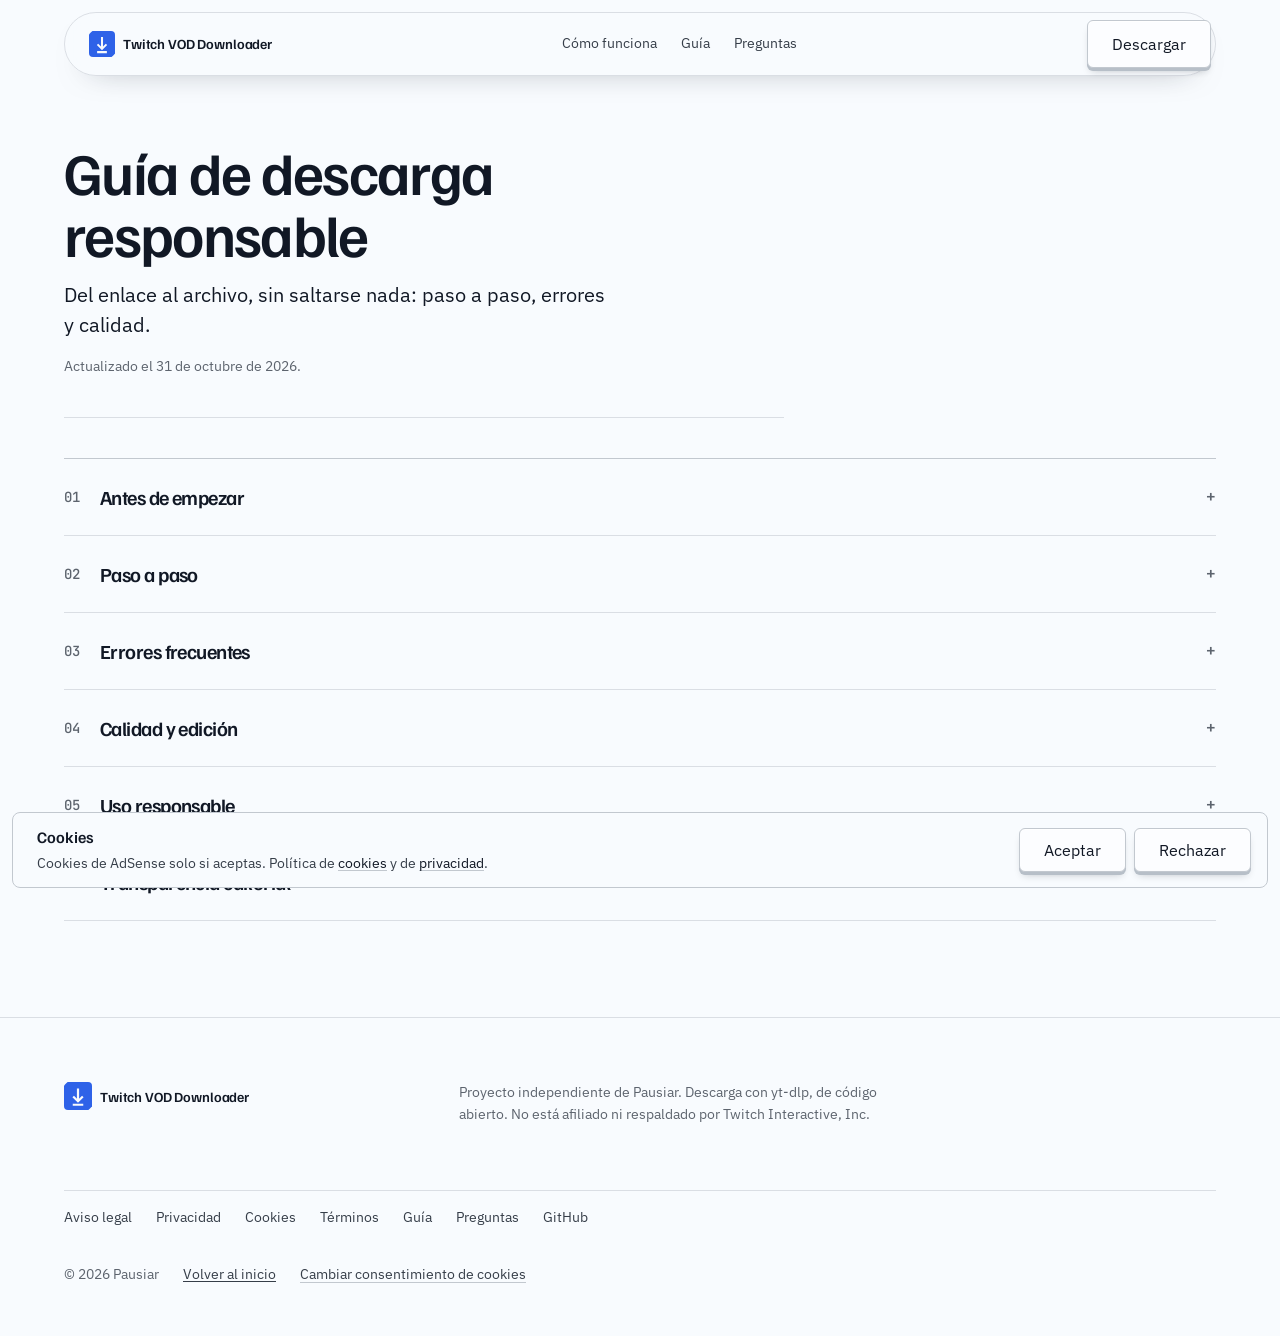
<file: guia-descarga-responsable.html>
<!doctype html>
<html lang="es">
  <head>
    <meta charset="utf-8" />
    <meta name="viewport" content="width=device-width, initial-scale=1" />
    <title>Guía de descarga responsable | Twitch VOD Downloader</title>
    <meta
      name="description"
      content="Flujo técnico para descargar VODs y clips de Twitch con criterio: pasos, errores frecuentes, calidad del archivo y uso responsable."
    />
    <meta name="robots" content="index, follow, max-image-preview:large" />
    <link rel="canonical" href="https://pausiar.github.io/TwitchDowloader/guia-descarga-responsable.html" />
    <link rel="icon" type="image/svg+xml" href="assets/logo.svg" />
    <link rel="apple-touch-icon" href="assets/apple-touch-icon.png" />
    <link rel="stylesheet" href="styles.css" />
    <script type="application/ld+json">
      {
        "@context": "https://schema.org",
        "@type": "Article",
        "headline": "Guía de descarga responsable",
        "description": "Flujo técnico para descargar VODs y clips de Twitch con criterio: pasos, errores frecuentes, calidad del archivo y uso responsable.",
        "author": {
          "@type": "Person",
          "name": "Pausiar"
        },
        "publisher": {
          "@type": "Organization",
          "name": "Twitch VOD Downloader",
          "url": "https://pausiar.github.io/TwitchDowloader/"
        },
        "datePublished": "2026-05-25",
        "dateModified": "2026-10-31",
        "inLanguage": "es"
      }
    </script>
  </head>
  <body>
    <a class="skip" href="#main">Ir al contenido</a>

    <header class="site-head">
      <div class="container">
        <div class="nav-pill">
          <a class="brand" href="./" aria-label="Twitch VOD Downloader, inicio">
            <img src="assets/logo.svg" alt="" width="26" height="26" />
            <span>Twitch VOD Downloader</span>
          </a>
          <nav class="nav-links" aria-label="Documentación">
            <a href="index.html#como-usar">Cómo funciona</a>
            <a href="guia-descarga-responsable.html" aria-current="page">Guía</a>
            <a href="faq.html">Preguntas</a>
          </nav>
          <div class="nav-actions">
            <a class="key" href="https://github.com/Pausiar/TwitchDowloader/releases/latest"
              >Descargar</a
            >
          </div>
        </div>
      </div>
    </header>

    <main class="doc" id="main">
      <div class="container">
        <div class="doc__head">
          <h1>Guía de descarga responsable</h1>
          <p class="lead">
            Del enlace al archivo, sin saltarse nada: paso a paso, errores y calidad.
          </p>
          <p class="doc__meta">Actualizado el 31 de octubre de 2026.</p>
        </div>

        <div class="folds">
          <details class="fold">
            <summary><span class="fold__no" aria-hidden="true">01</span><h2>Antes de empezar</h2></summary>
            <div class="fold__body">
              <p>
                Esta guía es para creadores y editores que necesitan conservar contenido para
                trabajo offline, copia de seguridad o revisión personal. No sustituye asesoramiento
                legal: describe un flujo técnico para reducir errores.
              </p>
              <p>
                Descarga solo contenido para el que tengas permiso o una base legítima de uso. Si
                buscas la app, vuelve al
                <a href="index.html#descarga">enlace de descarga</a>.
              </p>
            </div>
          </details>

          <details class="fold">
            <summary><span class="fold__no" aria-hidden="true">02</span><h2>Paso a paso</h2></summary>
            <div class="fold__body">
              <ol>
                <li>
                  Comprueba que el VOD está disponible públicamente: abre la URL en el navegador y
                  verifica que reproduce.
                </li>
                <li>
                  Copia la dirección final del VOD o clip, sin acortadores ni parámetros extra.
                </li>
                <li>
                  Elige una carpeta con espacio suficiente; en streams largos, deja margen en disco.
                </li>
                <li>
                  Inicia la descarga y supervisa el progreso. Si la velocidad cae a cero, revisa la
                  red o el origen.
                </li>
                <li>
                  Valida el archivo en VLC: duración, sincronización de audio y continuidad.
                </li>
              </ol>
            </div>
          </details>

          <details class="fold">
            <summary><span class="fold__no" aria-hidden="true">03</span><h2>Errores frecuentes</h2></summary>
            <div class="fold__body">
              <h3>El enlace parece correcto, pero no arranca</h3>
              <p>
                El contenido ya no es público, tiene restricción regional o el VOD fue eliminado.
                Comprueba la URL en Twitch y prueba sin parámetros adicionales.
              </p>
              <h3>La descarga se corta a mitad</h3>
              <p>
                Revisa la conexión y el espacio en disco. Reintenta desde una red estable y con
                menos aplicaciones consumiendo ancho de banda.
              </p>
              <h3>El archivo pesa poco o no reproduce completo</h3>
              <p>
                Suele indicar un corte de red o disponibilidad parcial del origen. Vuelve a lanzar
                la descarga y compara la duración con el VOD original.
              </p>
            </div>
          </details>

          <details class="fold">
            <summary><span class="fold__no" aria-hidden="true">04</span><h2>Calidad y edición</h2></summary>
            <div class="fold__body">
              <p>Para un flujo estable antes de importar en Premiere Pro, DaVinci Resolve o CapCut:</p>
              <ul>
                <li>Conserva el archivo original como copia maestra.</li>
                <li>Evita recomprimir antes de hacer cortes o highlights.</li>
                <li>Organiza por fecha y canal para localizar el material.</li>
                <li>Comprueba la sincronización de audio y vídeo en todo el timeline.</li>
              </ul>
            </div>
          </details>

          <details class="fold">
            <summary><span class="fold__no" aria-hidden="true">05</span><h2>Uso responsable</h2></summary>
            <div class="fold__body">
              <p>
                Twitch VOD Downloader no está afiliado a Twitch. El uso debe respetar la normativa,
                los derechos de autor, las licencias y los términos de servicio de cada plataforma.
              </p>
              <p>
                Para uso comercial, redistribución pública o dudas de propiedad intelectual, revisa
                las condiciones del contenido original y solicita permiso cuando corresponda.
              </p>
            </div>
          </details>

          <details class="fold">
            <summary><span class="fold__no" aria-hidden="true">06</span><h2>Transparencia editorial</h2></summary>
            <div class="fold__body">
              <p>
                Esta página documenta un flujo real de uso del software y se actualiza cuando
                cambian los comportamientos de descarga o las preguntas recurrentes.
              </p>
              <p>Autor: Pausiar. Última actualización: 31 de octubre de 2026.</p>
            </div>
          </details>
        </div>
      </div>
    </main>

    <footer class="site-foot">
      <div class="container">
        <div class="foot__top">
          <a class="brand brand--foot" href="./" aria-label="Twitch VOD Downloader, inicio">
            <img src="assets/logo.svg" alt="" width="28" height="28" />
            <span>Twitch VOD Downloader</span>
          </a>
          <p class="foot__line">
            Proyecto independiente de Pausiar. Descarga con yt-dlp, de código abierto. No está
            afiliado ni respaldado por Twitch Interactive, Inc.
          </p>
        </div>
        <nav class="foot__links" aria-label="Legal y ayuda">
          <a href="aviso-legal.html">Aviso legal</a>
          <a href="politica-privacidad.html">Privacidad</a>
          <a href="politica-cookies.html">Cookies</a>
          <a href="terminos.html">Términos</a>
          <a href="guia-descarga-responsable.html">Guía</a>
          <a href="faq.html">Preguntas</a>
          <a href="https://github.com/Pausiar/TwitchDowloader">GitHub</a>
        </nav>
        <div class="foot__base">
          <p>© 2026 Pausiar</p>
          <a href="index.html">Volver al inicio</a>
          <button class="foot__prefs" type="button" data-cookie-preferences>
            Cambiar consentimiento de cookies
          </button>
        </div>
      </div>
    </footer>

    <aside class="consent" id="cookie-banner" hidden aria-labelledby="consent-title">
      <p class="consent__title" id="consent-title">Cookies</p>
      <p class="consent__copy">
        Cookies de AdSense solo si aceptas. Política de <a href="politica-cookies.html">cookies</a>
        y de <a href="politica-privacidad.html">privacidad</a>.
      </p>
      <div class="consent__actions">
        <button class="key" id="cookie-accept" type="button">Aceptar</button>
        <button class="key" id="cookie-reject" type="button">Rechazar</button>
      </div>
    </aside>

    <script src="cookie-consent.js" defer></script>
  </body>
</html>
</file>
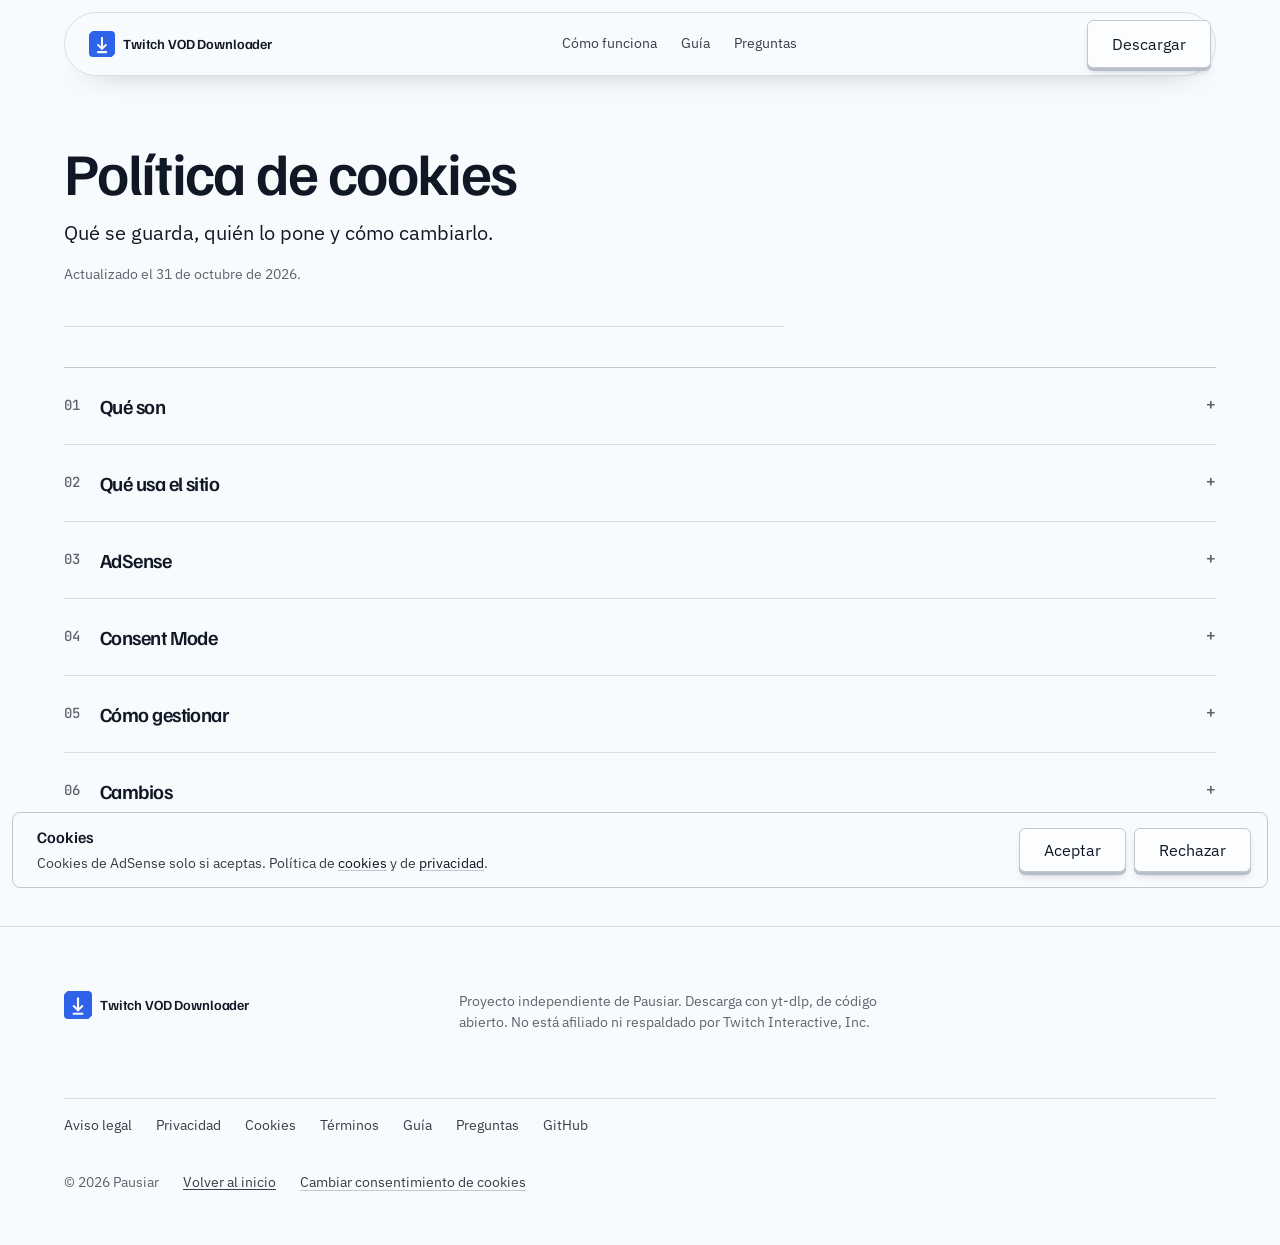
<file: politica-cookies.html>
<!doctype html>
<html lang="es">
  <head>
    <meta charset="utf-8" />
    <meta name="viewport" content="width=device-width, initial-scale=1" />
    <title>Política de cookies | Twitch VOD Downloader</title>
    <meta
      name="description"
      content="Política de cookies de Twitch VOD Downloader: almacenamiento local, publicidad de Google AdSense, Consent Mode y cómo cambiar tu decisión."
    />
    <meta name="robots" content="index, follow" />
    <link rel="canonical" href="https://pausiar.github.io/TwitchDowloader/politica-cookies.html" />
    <link rel="icon" type="image/svg+xml" href="assets/logo.svg" />
    <link rel="apple-touch-icon" href="assets/apple-touch-icon.png" />
    <link rel="stylesheet" href="styles.css" />
  </head>
  <body>
    <a class="skip" href="#main">Ir al contenido</a>

    <header class="site-head">
      <div class="container">
        <div class="nav-pill">
          <a class="brand" href="./" aria-label="Twitch VOD Downloader, inicio">
            <img src="assets/logo.svg" alt="" width="26" height="26" />
            <span>Twitch VOD Downloader</span>
          </a>
          <nav class="nav-links" aria-label="Documentación">
            <a href="index.html#como-usar">Cómo funciona</a>
            <a href="guia-descarga-responsable.html">Guía</a>
            <a href="faq.html">Preguntas</a>
          </nav>
          <div class="nav-actions">
            <a class="key" href="https://github.com/Pausiar/TwitchDowloader/releases/latest"
              >Descargar</a
            >
          </div>
        </div>
      </div>
    </header>

    <main class="doc" id="main">
      <div class="container">
        <div class="doc__head">
          <h1>Política de cookies</h1>
          <p class="lead">Qué se guarda, quién lo pone y cómo cambiarlo.</p>
          <p class="doc__meta">Actualizado el 31 de octubre de 2026.</p>
        </div>

        <div class="folds">
          <details class="fold">
            <summary><span class="fold__no" aria-hidden="true">01</span><h2>Qué son</h2></summary>
            <div class="fold__body">
              <p>
                Las cookies son archivos o identificadores que un sitio guarda en tu navegador para
                recordar preferencias, medir uso o personalizar contenidos y anuncios. El
                almacenamiento local cumple una función parecida y también se explica aquí.
              </p>
            </div>
          </details>

          <details class="fold">
            <summary><span class="fold__no" aria-hidden="true">02</span><h2>Qué usa el sitio</h2></summary>
            <div class="fold__body">
              <p>
                Sin consentimiento, este sitio no carga cookies publicitarias ni herramientas de
                analítica propias. Las tipografías se sirven desde el propio dominio, así que la
                página no pide recursos a Google Fonts.
              </p>
              <p>
                Para recordar tu decisión se guarda la clave
                <code>twitchdl_cookie_consent</code> en el almacenamiento local. No es una cookie y
                no se usa para elaborar perfiles. Solo indica si aceptaste o rechazaste la
                publicidad.
              </p>
            </div>
          </details>

          <details class="fold">
            <summary><span class="fold__no" aria-hidden="true">03</span><h2>AdSense</h2></summary>
            <div class="fold__body">
              <p>
                Si aceptas, se carga Google AdSense y Google puede usar cookies e identificadores
                para mostrar y medir publicidad conforme a sus políticas. Los nombres y la duración
                de esas cookies dependen de Google y pueden variar.
              </p>
              <p>
                Consulta la
                <a href="https://policies.google.com/technologies/cookies">política de cookies de Google</a>
                y la configuración de
                <a href="https://adssettings.google.com">anuncios personalizados</a>. Si rechazas, el
                script de AdSense no se carga desde esta web.
              </p>
            </div>
          </details>

          <details class="fold">
            <summary><span class="fold__no" aria-hidden="true">04</span><h2>Consent Mode</h2></summary>
            <div class="fold__body">
              <p>
                Las señales <code>ad_storage</code>, <code>ad_user_data</code> y
                <code>ad_personalization</code> se declaran denegadas por defecto. Pasan a concedidas
                solo cuando aceptas. Mientras están denegadas se activa la redacción de datos
                publicitarios.
              </p>
            </div>
          </details>

          <details class="fold">
            <summary><span class="fold__no" aria-hidden="true">05</span><h2>Cómo gestionar</h2></summary>
            <div class="fold__body">
              <p>
                Puedes aceptar o rechazar en el aviso inicial. Para cambiar la decisión, usa
                «Cambiar consentimiento de cookies» en el pie de cualquier página. Si retiras el
                consentimiento después de haber aceptado, la página se recarga para descargar la
                publicidad activa.
              </p>
              <p>
                También puedes borrar el almacenamiento local y las cookies desde la configuración de
                tu navegador; al recargar, el aviso volverá a aparecer. Bloquear cookies de terceros
                no impide usar el sitio.
              </p>
            </div>
          </details>

          <details class="fold">
            <summary><span class="fold__no" aria-hidden="true">06</span><h2>Cambios</h2></summary>
            <div class="fold__body">
              <p>
                Esta política puede actualizarse si cambian los servicios o la normativa. La fecha de
                la cabecera indica la última revisión. Más detalle en la
                <a href="politica-privacidad.html">política de privacidad</a>.
              </p>
            </div>
          </details>
        </div>
      </div>
    </main>

    <footer class="site-foot">
      <div class="container">
        <div class="foot__top">
          <a class="brand brand--foot" href="./" aria-label="Twitch VOD Downloader, inicio">
            <img src="assets/logo.svg" alt="" width="28" height="28" />
            <span>Twitch VOD Downloader</span>
          </a>
          <p class="foot__line">
            Proyecto independiente de Pausiar. Descarga con yt-dlp, de código abierto. No está
            afiliado ni respaldado por Twitch Interactive, Inc.
          </p>
        </div>
        <nav class="foot__links" aria-label="Legal y ayuda">
          <a href="aviso-legal.html">Aviso legal</a>
          <a href="politica-privacidad.html">Privacidad</a>
          <a href="politica-cookies.html">Cookies</a>
          <a href="terminos.html">Términos</a>
          <a href="guia-descarga-responsable.html">Guía</a>
          <a href="faq.html">Preguntas</a>
          <a href="https://github.com/Pausiar/TwitchDowloader">GitHub</a>
        </nav>
        <div class="foot__base">
          <p>© 2026 Pausiar</p>
          <a href="index.html">Volver al inicio</a>
          <button class="foot__prefs" type="button" data-cookie-preferences>
            Cambiar consentimiento de cookies
          </button>
        </div>
      </div>
    </footer>

    <aside class="consent" id="cookie-banner" hidden aria-labelledby="consent-title">
      <p class="consent__title" id="consent-title">Cookies</p>
      <p class="consent__copy">
        Cookies de AdSense solo si aceptas. Política de <a href="politica-cookies.html">cookies</a>
        y de <a href="politica-privacidad.html">privacidad</a>.
      </p>
      <div class="consent__actions">
        <button class="key" id="cookie-accept" type="button">Aceptar</button>
        <button class="key" id="cookie-reject" type="button">Rechazar</button>
      </div>
    </aside>

    <script src="cookie-consent.js" defer></script>
  </body>
</html>
</file>
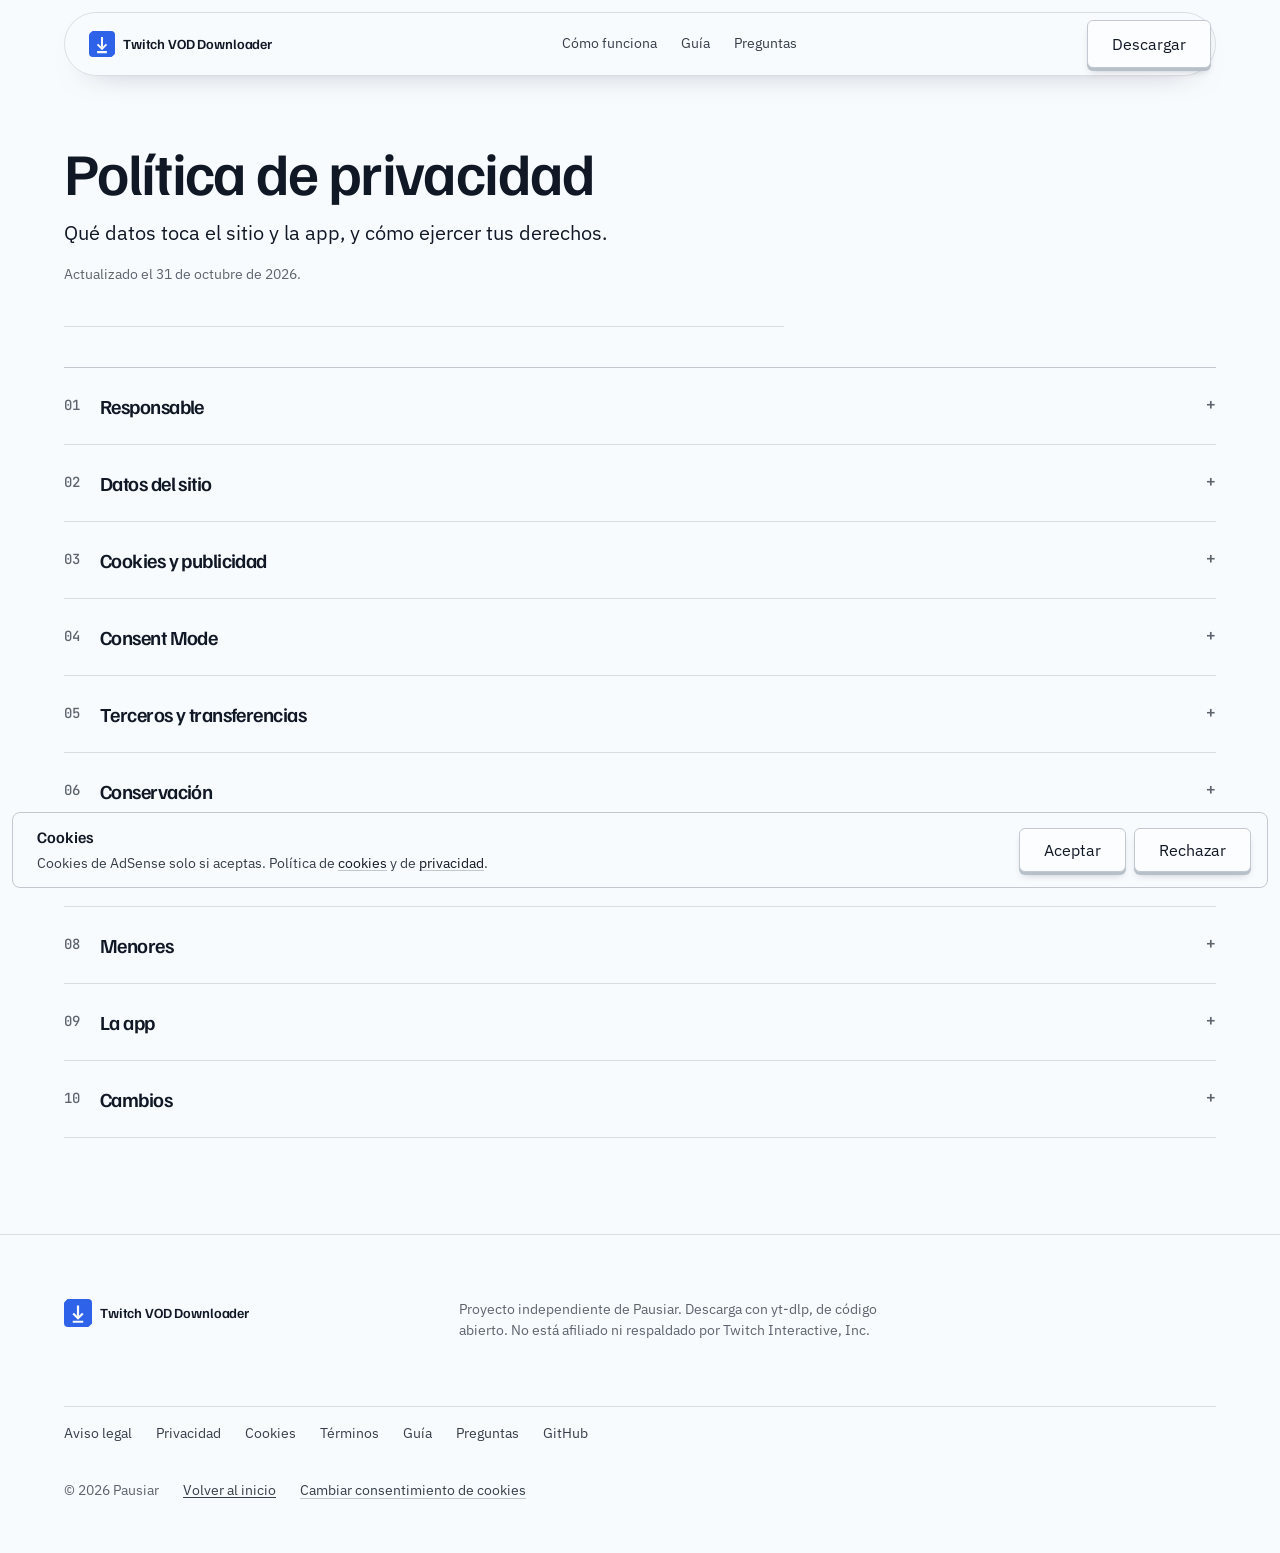
<file: politica-privacidad.html>
<!doctype html>
<html lang="es">
  <head>
    <meta charset="utf-8" />
    <meta name="viewport" content="width=device-width, initial-scale=1" />
    <title>Política de privacidad | Twitch VOD Downloader</title>
    <meta
      name="description"
      content="Privacidad de Twitch VOD Downloader: datos técnicos del sitio, consentimiento publicitario, transferencias, conservación y derechos."
    />
    <meta name="robots" content="index, follow" />
    <link rel="canonical" href="https://pausiar.github.io/TwitchDowloader/politica-privacidad.html" />
    <link rel="icon" type="image/svg+xml" href="assets/logo.svg" />
    <link rel="apple-touch-icon" href="assets/apple-touch-icon.png" />
    <link rel="stylesheet" href="styles.css" />
  </head>
  <body>
    <a class="skip" href="#main">Ir al contenido</a>

    <header class="site-head">
      <div class="container">
        <div class="nav-pill">
          <a class="brand" href="./" aria-label="Twitch VOD Downloader, inicio">
            <img src="assets/logo.svg" alt="" width="26" height="26" />
            <span>Twitch VOD Downloader</span>
          </a>
          <nav class="nav-links" aria-label="Documentación">
            <a href="index.html#como-usar">Cómo funciona</a>
            <a href="guia-descarga-responsable.html">Guía</a>
            <a href="faq.html">Preguntas</a>
          </nav>
          <div class="nav-actions">
            <a class="key" href="https://github.com/Pausiar/TwitchDowloader/releases/latest"
              >Descargar</a
            >
          </div>
        </div>
      </div>
    </header>

    <main class="doc" id="main">
      <div class="container">
        <div class="doc__head">
          <h1>Política de privacidad</h1>
          <p class="lead">Qué datos toca el sitio y la app, y cómo ejercer tus derechos.</p>
          <p class="doc__meta">Actualizado el 31 de octubre de 2026.</p>
        </div>

        <div class="folds">
          <details class="fold">
            <summary><span class="fold__no" aria-hidden="true">01</span><h2>Responsable</h2></summary>
            <div class="fold__body">
              <p>
                El responsable es Pausiar, titular del repositorio público de Twitch VOD Downloader.
                El canal habilitado es el
                <a href="https://github.com/Pausiar/TwitchDowloader/issues">sistema de incidencias</a>.
                No hay un correo de privacidad publicado; es una limitación conocida del proyecto.
              </p>
              <p>
                Para ejercer derechos, indica en la incidencia solo el canal de respuesta que quieras
                usar. No publiques datos personales en un issue público: pide primero un canal
                privado.
              </p>
            </div>
          </details>

          <details class="fold">
            <summary><span class="fold__no" aria-hidden="true">02</span><h2>Datos del sitio</h2></summary>
            <div class="fold__body">
              <p>
                Este sitio no tiene cuentas, formularios propios ni analítica. El alojamiento en
                GitHub Pages y, cuando corresponda, Vercel puede tratar datos técnicos de acceso
                (dirección IP, agente de usuario, fecha, URL solicitada) para entregar el contenido,
                mantener la seguridad y prevenir abusos.
              </p>
              <p>
                La base jurídica de ese tratamiento es el interés legítimo en operar el sitio
                (artículo 6.1.f del RGPD). No se elaboran perfiles con esos registros.
              </p>
            </div>
          </details>

          <details class="fold">
            <summary><span class="fold__no" aria-hidden="true">03</span><h2>Cookies y publicidad</h2></summary>
            <div class="fold__body">
              <p>
                Google AdSense solo se carga si pulsas «Aceptar» en el aviso de cookies. La base
                jurídica es tu consentimiento (artículo 6.1.a del RGPD). Si rechazas, no se carga
                publicidad ni se crean cookies publicitarias desde esta web.
              </p>
              <p>
                La decisión se guarda en el almacenamiento local del navegador. El detalle está en la
                <a href="politica-cookies.html">política de cookies</a>.
              </p>
            </div>
          </details>

          <details class="fold">
            <summary><span class="fold__no" aria-hidden="true">04</span><h2>Consent Mode</h2></summary>
            <div class="fold__body">
              <p>
                El sitio declara por defecto las señales de Google <code>ad_storage</code>,
                <code>ad_user_data</code> y <code>ad_personalization</code> como denegadas. Solo se
                actualizan a concedidas cuando aceptas. Al denegarlas se activa la redacción de datos
                publicitarios.
              </p>
            </div>
          </details>

          <details class="fold">
            <summary><span class="fold__no" aria-hidden="true">05</span><h2>Terceros y transferencias</h2></summary>
            <div class="fold__body">
              <p>
                Intervienen Google LLC (AdSense), GitHub y Vercel (alojamiento). Pueden tratar datos
                fuera del Espacio Económico Europeo, con las garantías contractuales que aplican sus
                servicios, como las cláusulas contractuales tipo o el Marco de Privacidad de Datos.
              </p>
              <p>
                Consulta las políticas de
                <a href="https://policies.google.com/privacy">Google</a>,
                <a href="https://docs.github.com/es/site-policy/privacy-policies/github-privacy-statement">GitHub</a>
                y <a href="https://vercel.com/legal/privacy-policy">Vercel</a>.
              </p>
            </div>
          </details>

          <details class="fold">
            <summary><span class="fold__no" aria-hidden="true">06</span><h2>Conservación</h2></summary>
            <div class="fold__body">
              <p>
                La preferencia de consentimiento permanece en tu navegador hasta que la borres. Los
                registros técnicos de los proveedores de alojamiento se conservan según sus propios
                periodos y necesidades operativas o legales. El proyecto no mantiene una base de
                datos propia de visitantes.
              </p>
            </div>
          </details>

          <details class="fold">
            <summary><span class="fold__no" aria-hidden="true">07</span><h2>Derechos</h2></summary>
            <div class="fold__body">
              <p>
                Puedes solicitar acceso, rectificación, supresión, oposición, limitación y
                portabilidad, y retirar el consentimiento en cualquier momento. Para los datos que
                tratan terceros, dirige la solicitud a cada proveedor.
              </p>
              <p>
                También puedes reclamar ante la
                <a href="https://www.aepd.es">Agencia Española de Protección de Datos</a>. No se
                adoptan decisiones automatizadas con efectos jurídicos sobre ti.
              </p>
            </div>
          </details>

          <details class="fold">
            <summary><span class="fold__no" aria-hidden="true">08</span><h2>Menores</h2></summary>
            <div class="fold__body">
              <p>
                El sitio no está dirigido a menores de 14 años y no crea cuentas. Si eres menor,
                usa la app y el sitio con la autorización de tu padre, madre o tutor legal.
              </p>
            </div>
          </details>

          <details class="fold">
            <summary><span class="fold__no" aria-hidden="true">09</span><h2>La app</h2></summary>
            <div class="fold__body">
              <p>
                La aplicación no incluye cuentas, analítica, telemetría ni publicidad. Se conecta a
                Twitch y a los servicios que usa yt-dlp para obtener el vídeo que pides, y guarda el
                archivo en la carpeta que elijas. No envía esos datos al proyecto.
              </p>
            </div>
          </details>

          <details class="fold">
            <summary><span class="fold__no" aria-hidden="true">10</span><h2>Cambios</h2></summary>
            <div class="fold__body">
              <p>
                Esta política puede actualizarse si cambian el sitio, los proveedores o la normativa.
                La fecha de la cabecera indica la última revisión.
              </p>
            </div>
          </details>
        </div>
      </div>
    </main>

    <footer class="site-foot">
      <div class="container">
        <div class="foot__top">
          <a class="brand brand--foot" href="./" aria-label="Twitch VOD Downloader, inicio">
            <img src="assets/logo.svg" alt="" width="28" height="28" />
            <span>Twitch VOD Downloader</span>
          </a>
          <p class="foot__line">
            Proyecto independiente de Pausiar. Descarga con yt-dlp, de código abierto. No está
            afiliado ni respaldado por Twitch Interactive, Inc.
          </p>
        </div>
        <nav class="foot__links" aria-label="Legal y ayuda">
          <a href="aviso-legal.html">Aviso legal</a>
          <a href="politica-privacidad.html">Privacidad</a>
          <a href="politica-cookies.html">Cookies</a>
          <a href="terminos.html">Términos</a>
          <a href="guia-descarga-responsable.html">Guía</a>
          <a href="faq.html">Preguntas</a>
          <a href="https://github.com/Pausiar/TwitchDowloader">GitHub</a>
        </nav>
        <div class="foot__base">
          <p>© 2026 Pausiar</p>
          <a href="index.html">Volver al inicio</a>
          <button class="foot__prefs" type="button" data-cookie-preferences>
            Cambiar consentimiento de cookies
          </button>
        </div>
      </div>
    </footer>

    <aside class="consent" id="cookie-banner" hidden aria-labelledby="consent-title">
      <p class="consent__title" id="consent-title">Cookies</p>
      <p class="consent__copy">
        Cookies de AdSense solo si aceptas. Política de <a href="politica-cookies.html">cookies</a>
        y de <a href="politica-privacidad.html">privacidad</a>.
      </p>
      <div class="consent__actions">
        <button class="key" id="cookie-accept" type="button">Aceptar</button>
        <button class="key" id="cookie-reject" type="button">Rechazar</button>
      </div>
    </aside>

    <script src="cookie-consent.js" defer></script>
  </body>
</html>
</file>
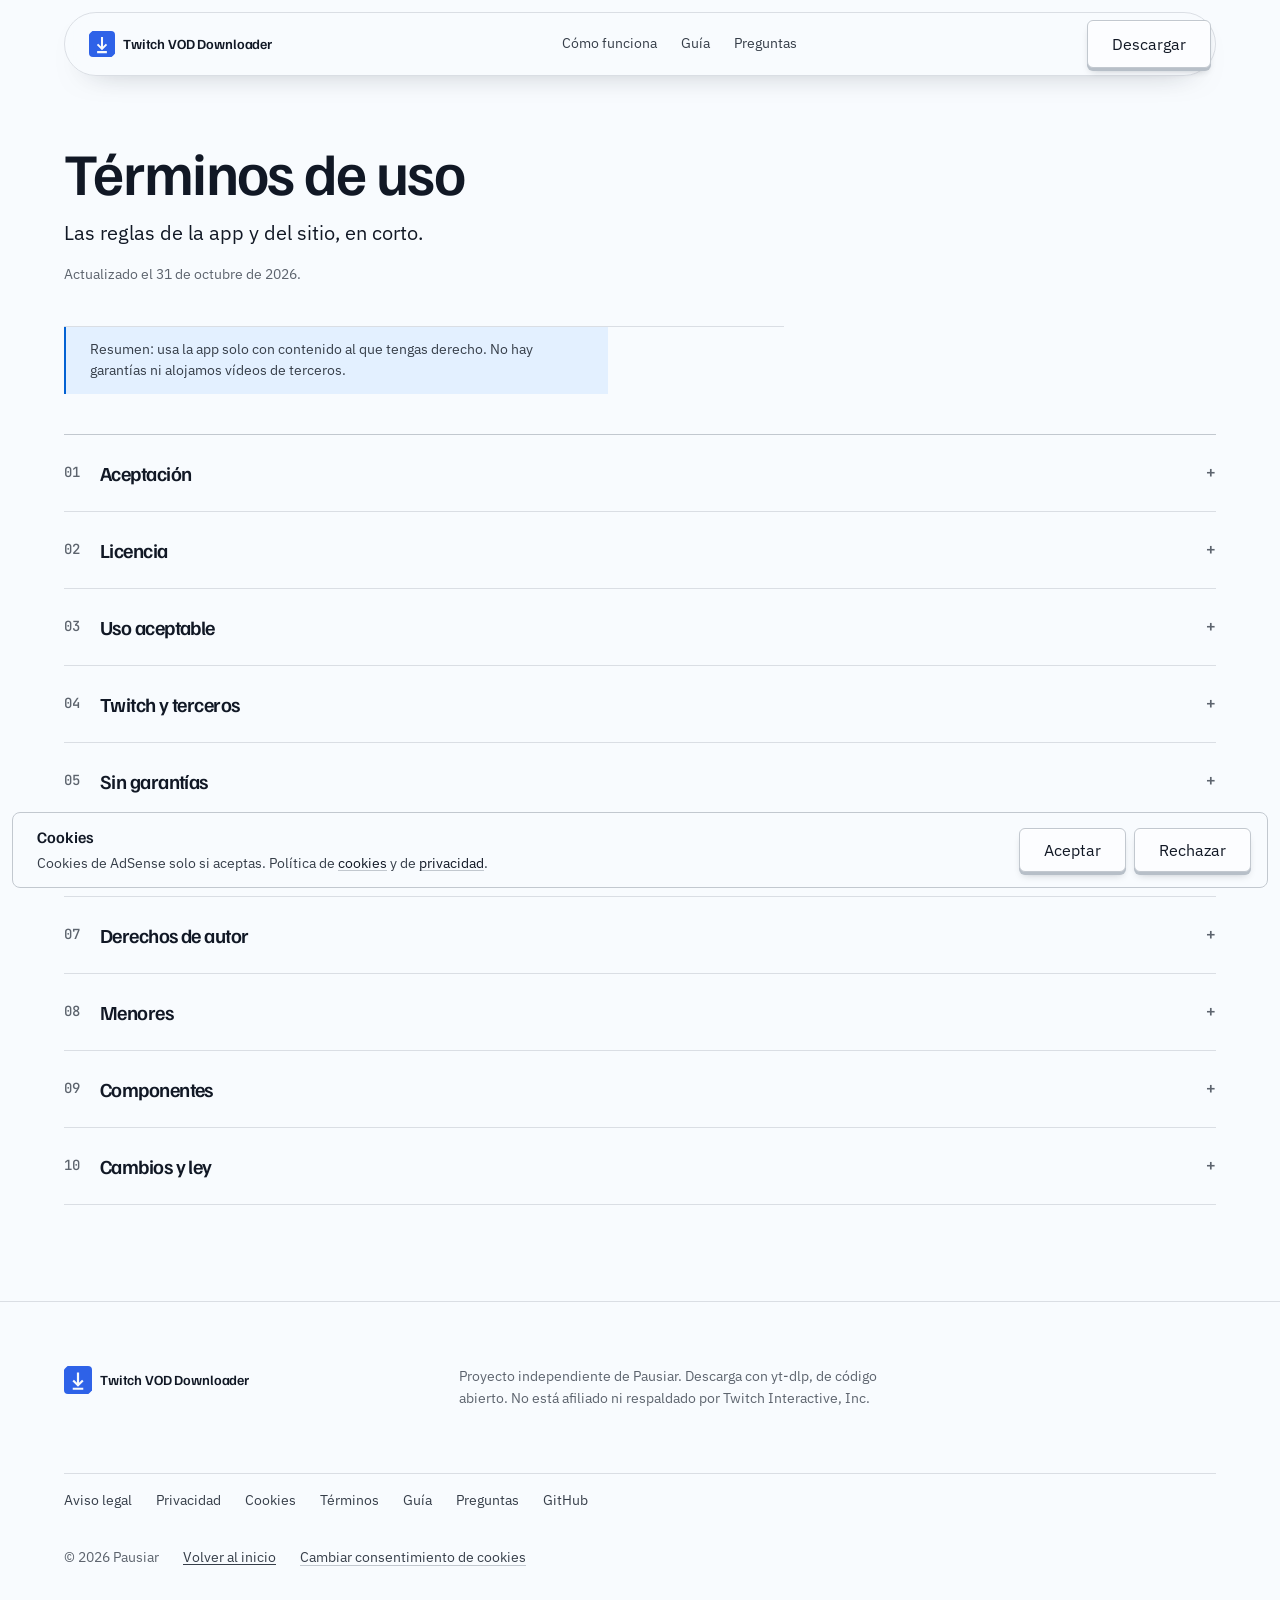
<file: terminos.html>
<!doctype html>
<html lang="es">
  <head>
    <meta charset="utf-8" />
    <meta name="viewport" content="width=device-width, initial-scale=1" />
    <title>Términos de uso | Twitch VOD Downloader</title>
    <meta
      name="description"
      content="Términos de uso de Twitch VOD Downloader: licencia, uso aceptable, derechos de autor, ausencia de garantías y componentes de terceros."
    />
    <meta name="robots" content="index, follow" />
    <link rel="canonical" href="https://pausiar.github.io/TwitchDowloader/terminos.html" />
    <link rel="icon" type="image/svg+xml" href="assets/logo.svg" />
    <link rel="apple-touch-icon" href="assets/apple-touch-icon.png" />
    <link rel="stylesheet" href="styles.css" />
  </head>
  <body>
    <a class="skip" href="#main">Ir al contenido</a>

    <header class="site-head">
      <div class="container">
        <div class="nav-pill">
          <a class="brand" href="./" aria-label="Twitch VOD Downloader, inicio">
            <img src="assets/logo.svg" alt="" width="26" height="26" />
            <span>Twitch VOD Downloader</span>
          </a>
          <nav class="nav-links" aria-label="Documentación">
            <a href="index.html#como-usar">Cómo funciona</a>
            <a href="guia-descarga-responsable.html">Guía</a>
            <a href="faq.html">Preguntas</a>
          </nav>
          <div class="nav-actions">
            <a class="key" href="https://github.com/Pausiar/TwitchDowloader/releases/latest"
              >Descargar</a
            >
          </div>
        </div>
      </div>
    </header>

    <main class="doc" id="main">
      <div class="container">
        <div class="doc__head">
          <h1>Términos de uso</h1>
          <p class="lead">Las reglas de la app y del sitio, en corto.</p>
          <p class="doc__meta">Actualizado el 31 de octubre de 2026.</p>
        </div>

        <p class="doc__notice" role="note">
          Resumen: usa la app solo con contenido al que tengas derecho. No hay garantías ni
          alojamos vídeos de terceros.
        </p>

        <div class="folds">
          <details class="fold">
            <summary><span class="fold__no" aria-hidden="true">01</span><h2>Aceptación</h2></summary>
            <div class="fold__body">
              <p>
                Al usar el sitio o la aplicación aceptas estos términos. Si no estás de acuerdo, no
                uses el software ni el sitio. Estos términos cubren el programa y la web
                informativa; la información legal del sitio se completa con el
                <a href="aviso-legal.html">aviso legal</a> y la
                <a href="politica-privacidad.html">política de privacidad</a>.
              </p>
            </div>
          </details>

          <details class="fold">
            <summary><span class="fold__no" aria-hidden="true">02</span><h2>Licencia</h2></summary>
            <div class="fold__body">
              <p>
                El código de Twitch VOD Downloader se publica bajo la licencia MIT. Puedes usarlo,
                copiarlo, modificarlo y redistribuirlo con el aviso de copyright y la licencia. El
                nombre y el logotipo no se ceden como marcas.
              </p>
              <p>
                El ejecutable se distribuye de forma gratuita desde GitHub Releases. Esta licencia no
                concede derechos sobre el contenido de Twitch que descargues.
              </p>
            </div>
          </details>

          <details class="fold">
            <summary><span class="fold__no" aria-hidden="true">03</span><h2>Uso aceptable</h2></summary>
            <div class="fold__body">
              <ul>
                <li>
                  Descarga solo contenido al que puedas acceder y para el que tengas permiso o base
                  legítima de uso.
                </li>
                <li>
                  Respeta los términos de Twitch, los derechos de autor, la imagen y la privacidad de
                  las personas que aparecen.
                </li>
                <li>
                  No uses la app para saltar muros de pago, contenido privado o restringido, DRM o
                  controles de acceso.
                </li>
                <li>No redistribuyas contenido de terceros sin autorización.</li>
                <li>No uses el sitio ni el repositorio para acosar, suplantar o abusar de nadie.</li>
              </ul>
            </div>
          </details>

          <details class="fold">
            <summary><span class="fold__no" aria-hidden="true">04</span><h2>Twitch y terceros</h2></summary>
            <div class="fold__body">
              <p>
                Twitch VOD Downloader no está afiliado, asociado ni respaldado por Twitch
                Interactive, Inc. «Twitch» y sus marcas pertenecen a sus titulares. La app usa
                yt-dlp para acceder al contenido que ya puedes ver y no aloja vídeos.
              </p>
              <p>
                La disponibilidad de los VODs depende de Twitch y del canal. No se garantiza que un
                enlace siga funcionando.
              </p>
            </div>
          </details>

          <details class="fold">
            <summary><span class="fold__no" aria-hidden="true">05</span><h2>Sin garantías</h2></summary>
            <div class="fold__body">
              <p>
                El software y el sitio se ofrecen «tal cual» y «según disponibilidad», sin garantías
                de funcionamiento, calidad, idoneidad para un fin concreto o ausencia de errores.
                Úsalos bajo tu responsabilidad.
              </p>
            </div>
          </details>

          <details class="fold">
            <summary><span class="fold__no" aria-hidden="true">06</span><h2>Responsabilidad</h2></summary>
            <div class="fold__body">
              <p>
                En la medida permitida por la ley, el titular no responde de daños derivados del uso
                de la app, de descargas fallidas ni de la pérdida de archivos. Nada en estos términos
                excluye la responsabilidad imperativa ni los derechos que la ley reconoce al
                consumidor.
              </p>
            </div>
          </details>

          <details class="fold">
            <summary><span class="fold__no" aria-hidden="true">07</span><h2>Derechos de autor</h2></summary>
            <div class="fold__body">
              <p>
                Este sitio no aloja vídeos de Twitch ni de terceros. Si eres titular de derechos y
                crees que un enlace o un contenido del repositorio infringe tus derechos, abre una
                incidencia en
                <a href="https://github.com/Pausiar/TwitchDowloader/issues">GitHub</a> con el enlace,
                la descripción de la obra y tu condición. Se revisará y, si corresponde, se retirará
                el contenido del sitio o del repositorio.
              </p>
              <p>
                Para contenido alojado en Twitch, dirige la reclamación a Twitch o al canal que lo
                publicó.
              </p>
            </div>
          </details>

          <details class="fold">
            <summary><span class="fold__no" aria-hidden="true">08</span><h2>Menores</h2></summary>
            <div class="fold__body">
              <p>
                La app y el sitio no están dirigidos a menores de 14 años. Si eres menor, úsalos con
                la autorización de tu padre, madre o tutor legal.
              </p>
            </div>
          </details>

          <details class="fold">
            <summary><span class="fold__no" aria-hidden="true">09</span><h2>Componentes</h2></summary>
            <div class="fold__body">
              <p>
                El proyecto usa componentes de terceros con sus propias licencias: yt-dlp
                (Unlicense), PyInstaller (GPL-2.0 con excepción para el bootloader), Python (PSF) y
                las tipografías del sitio (SIL OFL 1.1). Los avisos de cada licencia prevalecen sobre
                estos términos para esos componentes.
              </p>
            </div>
          </details>

          <details class="fold">
            <summary><span class="fold__no" aria-hidden="true">10</span><h2>Cambios y ley</h2></summary>
            <div class="fold__body">
              <p>
                Estos términos pueden actualizarse si cambia el software o la normativa. Se aplica la
                legislación española, sin perjuicio de los derechos del consumidor en su domicilio.
              </p>
            </div>
          </details>
        </div>
      </div>
    </main>

    <footer class="site-foot">
      <div class="container">
        <div class="foot__top">
          <a class="brand brand--foot" href="./" aria-label="Twitch VOD Downloader, inicio">
            <img src="assets/logo.svg" alt="" width="28" height="28" />
            <span>Twitch VOD Downloader</span>
          </a>
          <p class="foot__line">
            Proyecto independiente de Pausiar. Descarga con yt-dlp, de código abierto. No está
            afiliado ni respaldado por Twitch Interactive, Inc.
          </p>
        </div>
        <nav class="foot__links" aria-label="Legal y ayuda">
          <a href="aviso-legal.html">Aviso legal</a>
          <a href="politica-privacidad.html">Privacidad</a>
          <a href="politica-cookies.html">Cookies</a>
          <a href="terminos.html">Términos</a>
          <a href="guia-descarga-responsable.html">Guía</a>
          <a href="faq.html">Preguntas</a>
          <a href="https://github.com/Pausiar/TwitchDowloader">GitHub</a>
        </nav>
        <div class="foot__base">
          <p>© 2026 Pausiar</p>
          <a href="index.html">Volver al inicio</a>
          <button class="foot__prefs" type="button" data-cookie-preferences>
            Cambiar consentimiento de cookies
          </button>
        </div>
      </div>
    </footer>

    <aside class="consent" id="cookie-banner" hidden aria-labelledby="consent-title">
      <p class="consent__title" id="consent-title">Cookies</p>
      <p class="consent__copy">
        Cookies de AdSense solo si aceptas. Política de <a href="politica-cookies.html">cookies</a>
        y de <a href="politica-privacidad.html">privacidad</a>.
      </p>
      <div class="consent__actions">
        <button class="key" id="cookie-accept" type="button">Aceptar</button>
        <button class="key" id="cookie-reject" type="button">Rechazar</button>
      </div>
    </aside>

    <script src="cookie-consent.js" defer></script>
  </body>
</html>
</file>
<file: styles.css>
/* Hallmark · shape: Split Studio · genre: modern-minimal · theme: Cobalt (deal 1/3, seed 089a44) · job: try · draw: 089a44
 * hero: Settled · nav: floating pill · footer: colophon block · imagery: product screenshots, 4 states (captured from the Tk app) · signature: the app caught mid-download with speed, percentage and folder
 * axes: light/grotesk-sans/cool · posture: restrained · contrast: pass · fold: pass · v2.0.0 */
/* Hallmark · pre-emit critique: P4 H4 E4 S3 R4 V4 · weakest: S, carried by the four real captures and one static ASCII field instead of motion */
/* Hallmark · hero-review: fix · 4 findings · 4 resolved */
/* Hallmark · finish-review: subagent · 5 findings · 4 resolved 1 unresolved · gap: none */
/* Hallmark · answered F3 · gates.md F3 and sloplint require balance on display heads; kept after the reviewer asked to remove it */
/* Hallmark · dropped que-es, https://github.com/Pausiar/TwitchDowloader/releases/download/v1.0.0/TwitchDownloader.exe · reason: the intro folded into the hero and releases/latest is the only download link the project maintains */
/* Hallmark · dropped app-preview.svg · reason: a drawn mock replaced by four captures of the real Tk window */
/* Hallmark · dropped descargar directos de twitch en mp4, es twitch vod downloader?, asi se ve la interfaz, descargar stream de twitch por link, twitch downloader 1080p 60fps, twitch leecher alternativo, usar twitch vod downloader en 5 pasos, criterios de uso responsable, pensada para creadores y editores, preguntas frecuentes, no puedo descargar algunos directos?, tarda en bajar un directo de 8 horas?, para editar videos despues?, es gratis twitch vod downloader?, en que formato se guarda el video? · reason: the old keyword sections folded into the hero, the map, the state tabs and the short FAQ, which keep their answers without repeating them */
/* Hallmark · waive 44c · the head ends at 76px because a document page has no hero, only a title block before the descargar action · the descargar path is the nav key, not a hero visual */
/* Hallmark · waive 77 · each fold row is a full-width control with a real title, not a thin section; the index itself is the object · the page is a descargar reference, not a landing strip */
/* Hallmark · waive 78 · fold titles are controls at 20px by design; display-scale heads belong to the landing page that sells descargar · document pages keep one display head */
/* Hallmark · dismissed 58 · the 450-word total counts folded legal text that is collapsed on screen; the rendered screen budget passes */
/* Hallmark · dismissed 58 · the 900px window spans the limits tail and three preguntas rows, each a question with a one-line answer */

@import "./tokens.css";
@import "./base.css";

@font-face {
  font-family: "Familjen Grotesk";
  src: url("assets/fonts/familjen-grotesk-600.woff2") format("woff2");
  font-weight: 600;
  font-style: normal;
  font-display: swap;
}
@font-face {
  font-family: "IBM Plex Sans";
  src: url("assets/fonts/ibm-plex-sans-400.woff2") format("woff2");
  font-weight: 400;
  font-style: normal;
  font-display: swap;
}
@font-face {
  font-family: "JetBrains Mono";
  src: url("assets/fonts/jetbrains-mono-500.woff2") format("woff2");
  font-weight: 500;
  font-style: normal;
  font-display: swap;
}

body { background: var(--color-paper); }

.skip {
  position: fixed;
  left: var(--space-md);
  top: var(--space-xs);
  z-index: var(--z-tooltip);
  padding: var(--space-xs) var(--space-md);
  border-radius: var(--radius-input);
  background: var(--color-ink);
  color: var(--color-paper);
  font-size: var(--text-sm);
  text-decoration: none;
  transform: translateY(-200%);
  transition: transform var(--dur-short) var(--ease-out);
}
.skip:focus-visible { transform: none; }

/* navigation */
.site-head {
  position: sticky;
  top: 0;
  z-index: var(--z-sticky-nav);
  padding-block: var(--space-sm) 0;
}
.nav-pill {
  display: flex;
  align-items: center;
  justify-content: space-between;
  gap: var(--space-lg);
  min-height: 64px;
  padding: var(--space-2xs) var(--space-2xs) var(--space-2xs) var(--space-lg);
  border: 1px solid var(--color-rule);
  border-radius: var(--radius-pill);
  background: color-mix(in oklab, var(--color-paper) 88%, transparent);
  box-shadow: 0 14px 32px -26px color-mix(in oklab, var(--color-ink) 60%, transparent);
  backdrop-filter: blur(14px) saturate(1.1);
}
.brand {
  display: inline-flex;
  align-items: center;
  gap: var(--space-xs);
  font-family: var(--font-display);
  font-weight: 600;
  font-size: var(--text-sm);
  letter-spacing: -0.01em;
  color: var(--color-ink);
  text-decoration: none;
  white-space: nowrap;
}
.brand img { border-radius: var(--space-2xs); }
.nav-links {
  display: flex;
  align-items: center;
  gap: var(--space-lg);
  font-size: var(--text-sm);
}
.nav-links a {
  color: var(--color-ink-2);
  text-decoration: none;
  white-space: nowrap;
  padding-block: var(--space-2xs);
}
.nav-links a:hover { text-decoration: underline; text-underline-offset: 0.22em; }
.nav-actions { display: flex; align-items: center; gap: var(--space-xs); }

.nav-menu { position: relative; display: none; }
.nav-menu summary {
  list-style: none;
  display: inline-flex;
  align-items: center;
  justify-content: center;
  min-height: 44px;
  padding: 0 var(--space-sm);
  border: 1px solid var(--color-rule-2);
  border-radius: var(--radius-input);
  background: var(--color-key-face);
  color: var(--color-ink);
  font-size: var(--text-sm);
  white-space: nowrap;
  cursor: pointer;
  box-shadow: var(--shadow-key);
}
.nav-menu summary::-webkit-details-marker { display: none; }
.nav-menu summary:hover { background: var(--color-paper); }
.nav-menu summary:focus-visible { outline: 2px solid var(--color-focus); outline-offset: 3px; }
.nav-menu[open] summary { background: var(--color-paper-2); }
.nav-menu nav {
  position: absolute;
  right: 0;
  top: calc(100% + var(--space-xs));
  z-index: var(--z-dropdown);
  display: grid;
  min-width: 220px;
  padding: var(--space-xs);
  border: 1px solid var(--color-rule-2);
  border-radius: var(--radius-card);
  background: var(--color-paper);
  box-shadow: 0 20px 44px -30px color-mix(in oklab, var(--color-ink) 60%, transparent);
}
.nav-menu nav a {
  padding: var(--space-sm) var(--space-md);
  border-radius: var(--radius-input);
  color: var(--color-ink-2);
  font-size: var(--text-sm);
  text-decoration: none;
  white-space: nowrap;
}
.nav-menu nav a:hover { background: var(--color-paper-2); }

/* controls */
.key {
  display: inline-flex;
  align-items: center;
  justify-content: center;
  gap: var(--space-xs);
  min-height: 48px;
  padding: 0 var(--space-lg);
  border: 1px solid var(--color-rule-2);
  border-radius: var(--radius-input);
  background: var(--color-key-face);
  color: var(--color-ink);
  font: 400 var(--text-md)/1 var(--font-body);
  text-decoration: none;
  white-space: nowrap;
  cursor: pointer;
  box-shadow: var(--shadow-key);
  transition: background-color var(--dur-short) var(--ease-out), transform var(--dur-micro) var(--ease-out), box-shadow var(--dur-micro) var(--ease-out);
}
.key:hover { background: var(--color-paper); }
.key:active { transform: translateY(2px); box-shadow: var(--shadow-key-press); }
.key:focus-visible { outline: 2px solid var(--color-focus); outline-offset: 3px; }
.key:disabled,
.key[aria-disabled="true"] { opacity: 0.55; cursor: not-allowed; transform: none; box-shadow: var(--shadow-key); }
.key--primary {
  border-color: var(--color-accent-edge);
  background: var(--color-accent);
  color: var(--color-accent-ink);
  box-shadow: var(--shadow-key-accent);
}
.key--primary:hover { background: var(--color-accent-deep); }
.link-quiet {
  color: var(--color-ink);
  font-size: var(--text-md);
  text-decoration: underline;
  text-decoration-color: var(--color-rule-2);
  text-decoration-thickness: 1px;
  text-underline-offset: 0.2em;
  white-space: nowrap;
  transition: text-decoration-color var(--dur-short) var(--ease-out);
}
.link-quiet:hover { text-decoration-color: var(--color-accent); }
.link-quiet:focus-visible { outline: 2px solid var(--color-focus); outline-offset: 3px; }

/* hero */
.hero {
  position: relative;
  isolation: isolate;
  display: grid;
  align-items: center;
  min-height: calc(100svh - 76px);
  padding-block: var(--space-xl) var(--space-2xl);
  overflow: clip;
}
.field {
  position: absolute;
  inset: 0;
  z-index: -1;
  width: 100%;
  height: 100%;
  opacity: 0.85;
  pointer-events: none;
  -webkit-mask-image: linear-gradient(to bottom, transparent, black 14%, black 84%, transparent);
  mask-image: linear-gradient(to bottom, transparent, black 14%, black 84%, transparent);
}
.hero__grid {
  display: grid;
  grid-template-columns: repeat(12, minmax(0, 1fr));
  gap: var(--gap-columns);
  align-items: center;
}
.hero__copy {
  grid-column: 1 / span 5;
  display: grid;
  gap: var(--space-lg);
  align-content: center;
}
.hero .lead { max-width: 30ch; color: var(--color-ink-2); }
.hero__actions { display: flex; flex-wrap: wrap; align-items: center; gap: var(--space-lg); margin-top: var(--space-2xs); }
.hero__note { font-size: var(--text-sm); color: var(--color-muted); }
.hero__proof {
  grid-column: 6 / span 7;
  display: grid;
  gap: var(--space-sm);
  justify-items: end;
}
.shot {
  position: relative;
  width: 100%;
  aspect-ratio: 820 / 660;
  margin: 0;
  overflow: hidden;
  border: 1px solid var(--color-rule-2);
  border-radius: var(--radius-card);
  background: var(--color-paper);
  box-shadow: var(--shadow-card);
}
.shot--hero {
  aspect-ratio: auto;
  overflow: visible;
  border: 0;
  border-radius: 0;
  background: transparent;
  box-shadow: none;
  max-width: none;
  margin-left: auto;
}
.shot--hero img {
  position: static;
  display: block;
  width: 100%;
  height: auto;
  border: 1px solid var(--color-rule-2);
  border-radius: var(--radius-card);
  box-shadow: var(--shadow-card);
}
.shot > img {
  position: absolute;
  inset: 0;
  width: 100%;
  height: 100%;
  object-fit: cover;
  object-position: top center;
}
[data-slot][data-kind="product"] {
  background: var(--color-paper);
  outline: none;
}
[data-slot][data-kind="product"]::before { display: none; }
[data-slot][data-kind="product"] > img { filter: none; mix-blend-mode: normal; }
.caption { font-size: var(--text-sm); color: var(--color-muted); }
.hero__proof .caption { width: 100%; max-width: none; text-align: right; }

/* sections */
.section { padding-block: var(--section-gap); }
.grid12 {
  display: grid;
  grid-template-columns: repeat(12, minmax(0, 1fr));
  gap: var(--gap-columns);
  align-items: start;
}
.copy-col { display: grid; gap: var(--space-md); align-content: start; }
.copy-col .lead { color: var(--color-ink-2); }

.section--split {
  padding-block: var(--section-gap-l) var(--section-gap);
  border-top: 1px solid var(--color-rule);
}
.section--split .copy-col { grid-column: 1 / span 5; }

.facts {
  display: grid;
  margin: var(--space-xs) 0 0;
  border-top: 1px solid var(--color-rule-2);
}
.facts > div {
  display: grid;
  grid-template-columns: 7.5rem minmax(0, 1fr);
  gap: var(--space-md);
  padding-block: var(--space-sm);
  border-bottom: 1px solid var(--color-rule);
}
.facts dt { font-size: var(--text-sm); color: var(--color-muted); }
.facts dd { margin: 0; font-size: var(--text-md); color: var(--color-ink); }

.map {
  grid-column: 6 / span 7;
  display: grid;
  gap: var(--space-md);
  padding: var(--space-xl);
  border-radius: var(--cut-l);
  background: var(--color-graphite);
  color: var(--color-graphite-ink);
  corner-shape: bevel;
}
.map__pane { display: grid; gap: var(--space-2xs); }
.map__label { font-size: var(--text-sm); color: var(--color-graphite-muted); }
.map__code {
  font-family: var(--font-outlier);
  font-size: var(--text-sm);
  line-height: 1.6;
  overflow-wrap: anywhere;
}
.map__path { color: var(--color-graphite-muted); }
.map__seam {
  display: flex;
  align-items: center;
  gap: var(--space-sm);
  color: var(--color-graphite-muted);
  font-size: var(--text-xs);
}
.map__seam::before,
.map__seam::after {
  content: "";
  flex: 1;
  height: 1px;
  background: color-mix(in oklab, var(--color-graphite-muted) 32%, transparent);
}
.map__seam span { white-space: nowrap; }

.section--states {
  padding-block: var(--section-gap);
  border-block: 1px solid var(--color-rule);
  background: var(--color-paper-2);
}
.section--states .copy-col { grid-column: 1 / span 4; }
.switch { grid-column: 5 / span 8; display: grid; gap: var(--space-md); }
.tabs {
  display: inline-flex;
  gap: var(--space-3xs);
  width: max-content;
  max-width: 100%;
  padding: var(--space-3xs);
  border: 1px solid var(--color-rule-2);
  border-radius: var(--radius-pill);
  background: var(--color-paper-3);
}
.tabs [role="tab"] {
  appearance: none;
  min-height: 44px;
  padding: 0 var(--space-md);
  border: 1px solid transparent;
  border-radius: var(--radius-pill);
  background: transparent;
  color: var(--color-ink-2);
  font: 400 var(--text-sm)/1 var(--font-body);
  white-space: nowrap;
  cursor: pointer;
  transition: background-color var(--dur-short) var(--ease-out), color var(--dur-short) var(--ease-out);
}
.tabs [role="tab"]:hover { color: var(--color-ink); }
.tabs [role="tab"][aria-selected="true"] {
  border-color: var(--color-rule);
  background: var(--color-paper);
  color: var(--color-ink);
  box-shadow: var(--shadow-card);
}
.tabs [role="tab"]:focus-visible { outline: 2px solid var(--color-focus); outline-offset: 2px; }
.switch [role="tabpanel"] { display: grid; gap: var(--space-sm); }
.switch [role="tabpanel"]:focus-visible { outline: 2px solid var(--color-focus); outline-offset: 4px; border-radius: var(--radius-card); }

.section--limits { padding-block: var(--section-gap-l) var(--section-gap-s); }
.limits__head { display: grid; gap: var(--space-md); max-width: 60ch; }
.limits__head .lead { color: var(--color-ink-2); }
.limits__items {
  display: grid;
  grid-template-columns: repeat(3, minmax(0, 1fr));
  gap: var(--gap-columns);
  margin-top: var(--space-xl);
  padding-top: var(--space-lg);
  border-top: 1px solid var(--color-rule-2);
}
.limits__items > div { display: grid; gap: var(--space-xs); align-content: start; }
.limits__items p { color: var(--color-ink-2); }
.limits__link { margin-top: var(--space-xl); }

.section--faq {
  padding-block: var(--section-gap);
  border-top: 1px solid var(--color-rule);
}
.section--faq .container {
  display: grid;
  grid-template-columns: repeat(12, minmax(0, 1fr));
  gap: var(--gap-columns);
  align-items: start;
}
.faq__head { grid-column: 1 / span 4; display: grid; gap: var(--space-md); }
.faq__head p a {
  color: var(--color-ink-2);
  font-size: var(--text-sm);
  text-decoration-color: var(--color-rule-2);
  text-underline-offset: 0.2em;
}
.faq__head p a:hover { text-decoration-color: var(--color-accent); }
.faq__rows { grid-column: 5 / span 8; display: grid; border-block: 1px solid var(--color-rule-2); }
.faq__rows article {
  display: grid;
  gap: var(--space-xs);
  padding-block: var(--space-xl);
  border-top: 1px solid var(--color-rule);
}
.faq__rows article:first-child { border-top: 0; }
.faq__rows h3 { font-size: var(--text-lg); line-height: 1.3; }
.faq__rows p { max-width: 62ch; color: var(--color-ink-2); }

.band {
  padding-block: var(--space-3xl);
  background: var(--color-graphite);
  color: var(--color-graphite-ink);
}
.band__grid {
  display: grid;
  grid-template-columns: repeat(12, minmax(0, 1fr));
  gap: var(--gap-columns);
  align-items: end;
}
.band__grid > div:first-child { grid-column: 1 / span 7; display: grid; gap: var(--space-md); }
.band h2 { max-width: 20ch; font-size: var(--text-display-s); }
.band .lead { max-width: 36ch; color: var(--color-graphite-muted); }
.band__actions {
  grid-column: 9 / span 4;
  display: flex;
  flex-direction: column;
  align-items: flex-start;
  justify-self: end;
  gap: var(--space-md);
}
.band .link-quiet { color: var(--color-graphite-ink); text-decoration-color: var(--color-graphite-muted); }
.band .link-quiet:hover { text-decoration-color: var(--color-accent-2); }
.band .key--primary:focus-visible { outline-color: var(--color-accent-2); }

/* footer */
.site-foot {
  padding-block: var(--space-2xl) var(--space-xl);
  border-top: 1px solid var(--color-rule);
}
.foot__top {
  display: grid;
  grid-template-columns: repeat(12, minmax(0, 1fr));
  gap: var(--gap-columns);
  align-items: start;
}
.brand--foot { grid-column: 1 / span 4; }
.foot__line { grid-column: 5 / span 6; max-width: 54ch; color: var(--color-muted); font-size: var(--text-sm); }
.foot__links {
  display: flex;
  flex-wrap: wrap;
  gap: var(--space-xs) var(--space-lg);
  margin-top: var(--space-2xl);
  padding-top: var(--space-md);
  border-top: 1px solid var(--color-rule);
  font-size: var(--text-sm);
}
.foot__links a { color: var(--color-ink-2); text-decoration: none; white-space: nowrap; }
.foot__links a:hover { text-decoration: underline; text-underline-offset: 0.2em; }
.foot__base {
  display: flex;
  flex-wrap: wrap;
  align-items: center;
  gap: var(--space-sm) var(--space-lg);
  margin-top: var(--space-lg);
  color: var(--color-muted);
  font-size: var(--text-sm);
}
.foot__base a { color: var(--color-ink-2); white-space: nowrap; }
.foot__base a:hover { color: var(--color-ink); }
.foot__prefs {
  appearance: none;
  display: inline-flex;
  align-items: center;
  min-height: 44px;
  padding: 0;
  border: 0;
  background: none;
  color: var(--color-ink-2);
  font: inherit;
  text-decoration: underline;
  text-decoration-color: var(--color-rule-2);
  text-underline-offset: 0.2em;
  white-space: nowrap;
  cursor: pointer;
}
.foot__prefs:hover { text-decoration-color: var(--color-accent); }
.foot__prefs:focus-visible { outline: 2px solid var(--color-focus); outline-offset: 3px; }

/* consent */
.consent {
  position: fixed;
  left: var(--space-sm);
  right: var(--space-sm);
  bottom: var(--space-sm);
  z-index: var(--z-toast);
  display: grid;
  grid-template-columns: minmax(0, 1fr) auto;
  grid-template-rows: auto auto;
  align-items: center;
  column-gap: var(--space-xl);
  row-gap: var(--space-2xs);
  padding: var(--space-sm) var(--space-md) var(--space-sm) var(--space-lg);
  border: 1px solid var(--color-rule-2);
  border-radius: var(--radius-card);
  background: var(--color-paper);
  box-shadow: 0 24px 48px -40px color-mix(in oklab, var(--color-ink) 60%, transparent);
}
.consent__title { grid-column: 1; grid-row: 1; font-family: var(--font-display); font-weight: 600; font-size: var(--text-md); }
.consent__copy { grid-column: 1; grid-row: 2; font-size: var(--text-sm); color: var(--color-ink-2); }
.consent__copy a { color: var(--color-ink); text-decoration-color: var(--color-rule-2); }
.consent__actions {
  grid-column: 2;
  grid-row: 1 / span 2;
  display: flex;
  gap: var(--space-xs);
}
.consent__actions .key { min-height: 44px; padding-inline: var(--space-lg); }

/* documents */
.doc { padding-block: var(--space-2xl) var(--space-3xl); }
.doc__head {
  display: grid;
  gap: var(--space-md);
  max-width: 72ch;
  padding-bottom: var(--space-xl);
  border-bottom: 1px solid var(--color-rule);
}
.doc h1 { font-size: var(--text-display-s); max-width: 24ch; }
.doc__meta { font-size: var(--text-sm); color: var(--color-muted); }
.doc__body { display: grid; gap: var(--space-2xl); max-width: 72ch; margin-top: var(--space-2xl); }
.prose { display: grid; gap: var(--space-md); color: var(--color-ink-2); }
.prose h2 { font-size: var(--text-xl); line-height: 1.15; color: var(--color-ink); }
.prose h3 { font-size: var(--text-lg); line-height: 1.25; color: var(--color-ink); }
.prose ul,
.prose ol { display: grid; gap: var(--space-xs); margin: 0; padding-left: 1.15rem; }
.prose li::marker { color: var(--color-muted); }
.prose a { color: var(--color-accent-deep); text-decoration-color: color-mix(in oklab, var(--color-accent-deep) 40%, transparent); text-underline-offset: 0.18em; }
.prose a:hover { text-decoration-color: var(--color-accent-deep); }
.prose code {
  padding: 0.1em 0.35em;
  border: 1px solid var(--color-rule);
  border-radius: var(--space-2xs);
  background: var(--color-paper-2);
  font-family: var(--font-outlier);
  font-size: 0.9em;
}
.prose .notice {
  display: grid;
  gap: var(--space-xs);
  padding: var(--space-md) var(--space-lg);
  border-left: 2px solid var(--color-rule-2);
  border-radius: 0 var(--radius-card) var(--radius-card) 0;
  background: var(--color-paper-2);
  font-size: var(--text-sm);
}
.doc__back { margin-top: var(--space-xs); font-size: var(--text-sm); }
.doc__back a { color: var(--color-ink-2); white-space: nowrap; }
.doc__back a:hover { color: var(--color-ink); }
.doc__notice {
  max-width: 68ch;
  padding: var(--space-sm) var(--space-md) var(--space-sm) var(--space-lg);
  border-left: 2px solid var(--color-accent);
  background: var(--color-accent-wash);
  font-size: var(--text-sm);
  color: var(--color-ink-2);
}
.doc__notice a { color: var(--color-accent-deep); }

/* document folds */
.folds { margin-top: var(--space-xl); border-top: 1px solid var(--color-rule-2); }
.fold { border-bottom: 1px solid var(--color-rule); }
.fold > summary {
  display: flex;
  align-items: center;
  gap: var(--space-md);
  min-height: 76px;
  padding-block: var(--space-md);
  list-style: none;
  cursor: pointer;
}
.fold > summary::-webkit-details-marker { display: none; }
.fold > summary h2,
.fold > summary h3 {
  flex: 1;
  min-width: 0;
  max-width: none;
  font-size: var(--text-lg);
  line-height: 1.2;
}
.fold__no {
  flex: none;
  min-width: 2.5ch;
  font-family: var(--font-outlier);
  font-size: var(--text-sm);
  font-variant-numeric: tabular-nums;
  color: var(--color-muted);
}
.fold > summary::after {
  content: "+";
  flex: none;
  font-family: var(--font-outlier);
  font-size: var(--text-md);
  font-weight: 500;
  color: var(--color-muted);
}
.fold[open] > summary::after { content: "−"; color: var(--color-ink); }
.fold > summary:hover::after { color: var(--color-accent); }
.fold > summary:focus-visible { outline: 2px solid var(--color-focus); outline-offset: 3px; }
.fold__body {
  display: grid;
  gap: var(--space-sm);
  max-width: 68ch;
  padding-bottom: var(--space-xl);
  color: var(--color-ink-2);
}
.fold:not([open]) > .fold__body { display: none; }
.fold__body p { max-width: none; }
.fold__body h3 {
  margin-top: var(--space-xs);
  font-family: var(--font-display);
  font-size: var(--text-md);
  color: var(--color-ink);
}
.fold__body ul,
.fold__body ol { display: grid; gap: var(--space-xs); margin: 0; padding-left: 1.2rem; }
.fold__body li::marker { color: var(--color-muted); }
.fold__body a {
  color: var(--color-accent-deep);
  text-decoration-color: color-mix(in oklab, var(--color-accent-deep) 40%, transparent);
  text-underline-offset: 0.18em;
}
.fold__body a:hover { text-decoration-color: var(--color-accent-deep); }
.fold__body code {
  padding: 0.1em 0.35em;
  border: 1px solid var(--color-rule);
  border-radius: var(--space-2xs);
  background: var(--color-paper-2);
  font-family: var(--font-outlier);
  font-size: 0.9em;
}

/* responsive */
@media (max-width: 60rem) {
  .nav-links { display: none; }
  .nav-menu { display: block; }
  .hero { min-height: auto; padding-block: var(--space-lg) var(--space-2xl); }
  .hero__grid { grid-template-columns: minmax(0, 1fr); gap: var(--space-lg); }
  .hero__copy,
  .hero__proof { grid-column: 1 / -1; }
  .hero__proof { justify-items: start; }
  .shot--hero { max-width: 100%; margin-left: 0; }
  .hero__proof .caption { max-width: 100%; text-align: left; }
  .section--split .copy-col,
  .map { grid-column: 1 / -1; }
  .section--states .copy-col,
  .switch { grid-column: 1 / -1; }
  .faq__head,
  .faq__rows { grid-column: 1 / -1; }
  .faq__head { margin-bottom: var(--space-md); }
  .limits__items { grid-template-columns: minmax(0, 1fr); gap: 0; border-top: 0; padding-top: 0; }
  .limits__items > div { padding-block: var(--space-lg); border-top: 1px solid var(--color-rule); }
  .band__grid { grid-template-columns: minmax(0, 1fr); gap: var(--space-xl); }
  .band__grid > div:first-child,
  .band__actions { grid-column: 1 / -1; justify-self: start; }
  .band__actions { flex-direction: row; flex-wrap: wrap; align-items: center; gap: var(--space-lg); }
  .foot__top { grid-template-columns: minmax(0, 1fr); gap: var(--space-lg); }
  .brand--foot,
  .foot__line { grid-column: 1 / -1; }
}

@media (max-width: 40rem) {
  .nav-pill { gap: var(--space-xs); padding-left: var(--space-sm); }
  .nav-pill .brand span { display: none; }
  .hero__actions { gap: var(--space-md); }
  .map { padding: var(--space-lg); }
  .tabs { width: 100%; }
  .tabs [role="tab"] { flex: 1; }
  .facts > div { grid-template-columns: minmax(0, 1fr); gap: var(--space-3xs); }
  .band { padding-block: var(--space-2xl); }
  .consent {
    left: var(--space-xs);
    right: var(--space-xs);
    bottom: var(--space-xs);
    grid-template-columns: minmax(0, 1fr);
    grid-template-rows: auto auto auto;
    gap: var(--space-2xs);
    padding: var(--space-md);
  }
  .consent__title { grid-column: 1; grid-row: auto; }
  .consent__copy { grid-column: 1; grid-row: auto; }
  .consent__actions { grid-column: 1; grid-row: auto; margin-top: var(--space-2xs); }
  .consent__actions .key { flex: 1; padding-inline: var(--space-sm); }
}

@media (prefers-reduced-motion: reduce) {
  .key,
  .link-quiet,
  .tabs [role="tab"],
  .skip { transition: none; }
  .key:active { transform: none; }
  .field { opacity: 0.7; }
}
</file>
